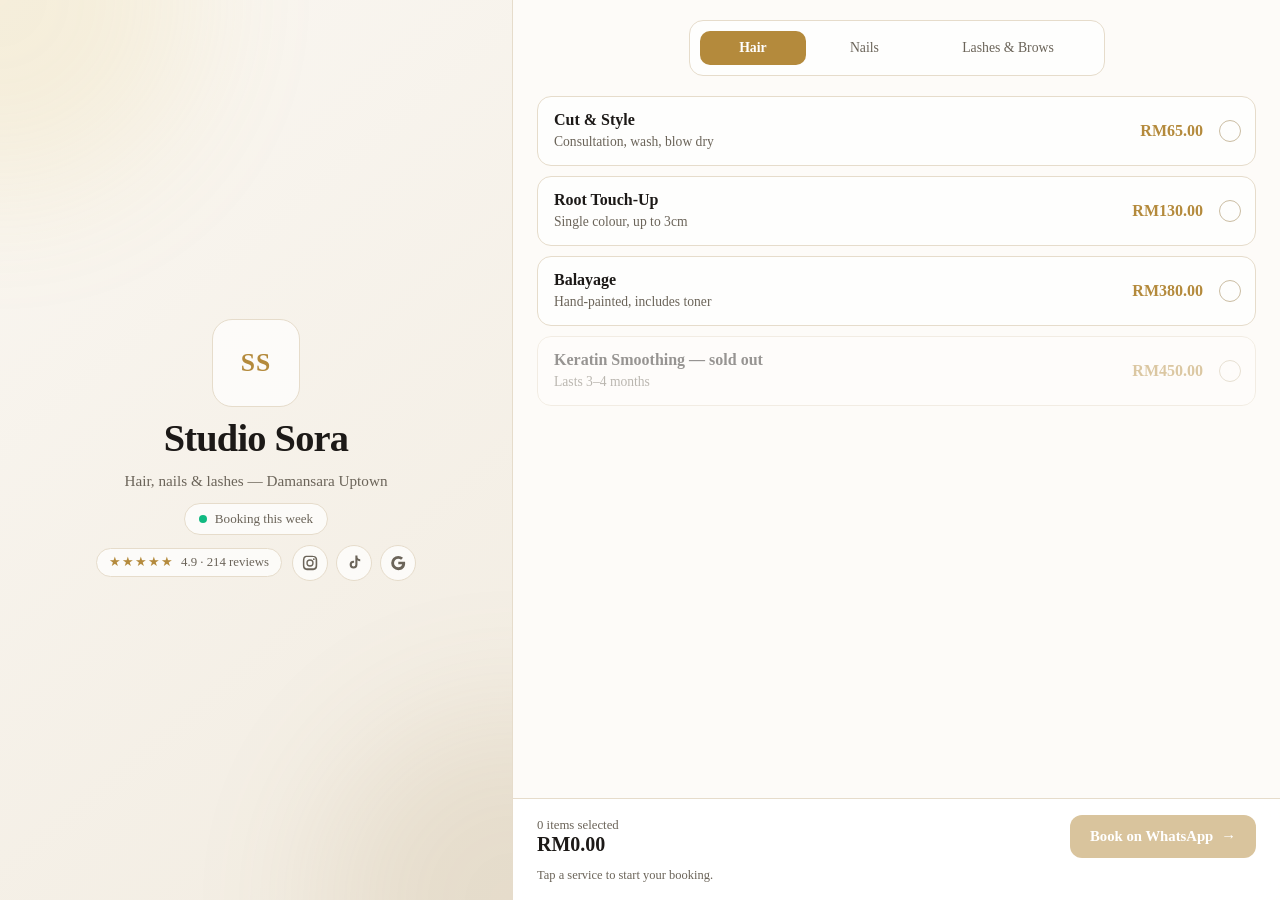
<file: index.html>
<!DOCTYPE html>
<html lang="en">
<head>
    <meta charset="UTF-8">
    <meta name="viewport" content="width=device-width, initial-scale=1.0, viewport-fit=cover">
    <title>Digital Storefront</title>
    <meta name="description" content="" data-meta-description>
    <meta name="theme-color" content="#0a0a0f">
    <meta name="apple-mobile-web-app-capable" content="yes">
    <meta name="apple-mobile-web-app-status-bar-style" content="black-translucent">
    <meta name="mobile-web-app-capable" content="yes">

    <meta property="og:type" content="website">
    <meta property="og:title" content="" data-meta-title>
    <meta property="og:description" content="" data-meta-description>
    <meta property="og:image" content="" data-meta-image>
    <meta name="twitter:card" content="summary_large_image">
    <meta name="twitter:title" content="" data-meta-title>
    <meta name="twitter:description" content="" data-meta-description>
    <meta name="twitter:image" content="" data-meta-image>

    <link rel="icon" href="favicon.svg" type="image/svg+xml">
    <link rel="apple-touch-icon" href="favicon.svg">
    <link rel="stylesheet" href="themes.css">
    <link rel="stylesheet" href="app.css">
</head>
<body>
    <main class="app">
        <!-- Branding -->
        <header class="hero">
            <div class="hero__glow" aria-hidden="true"></div>
            <div class="hero__inner">
                <div class="hero__logo" id="logo"></div>
                <h1 class="hero__name" id="business-name"></h1>
                <p class="hero__tagline" id="tagline"></p>
                <div class="badge" id="status-badge">
                    <span class="badge__dot" aria-hidden="true"></span>
                    <span id="status-text"></span>
                </div>
                <div class="hero__meta">
                    <a class="rating" id="rating-link" href="reviews.html" hidden></a>
                    <div class="socials" id="socials" aria-label="Social links" hidden></div>
                </div>
            </div>
        </header>

        <!-- Catalogue -->
        <section class="panel" aria-label="Menu">
            <div class="tabs" id="tabs" role="tablist" aria-label="Categories"></div>
            <div class="catalogue" id="catalogue"></div>

            <!-- Checkout -->
            <div class="checkout">
                <div class="checkout__inner">
                    <div class="basket" id="basket" hidden>
                        <button type="button" class="basket__toggle" id="basket-toggle"
                                aria-expanded="false" aria-controls="basket-lines">
                            <span id="basket-label"></span>
                            <span aria-hidden="true">View</span>
                        </button>
                        <div class="basket__lines" id="basket-lines" hidden></div>
                    </div>

                    <div class="checkout__row">
                        <div class="summary">
                            <div class="summary__count" id="count" aria-live="polite"></div>
                            <div class="summary__total" id="total"></div>
                        </div>
                        <button type="button" class="cta" id="cta" disabled>
                            Order on WhatsApp
                            <span aria-hidden="true">&rarr;</span>
                        </button>
                    </div>

                    <p class="hint" id="hint" aria-live="polite"></p>
                </div>
            </div>
        </section>
    </main>

    <script src="presets.js"></script>
    <script src="config.js"></script>
    <script src="shared.js"></script>
    <script src="app.js"></script>
</body>
</html>
</file>
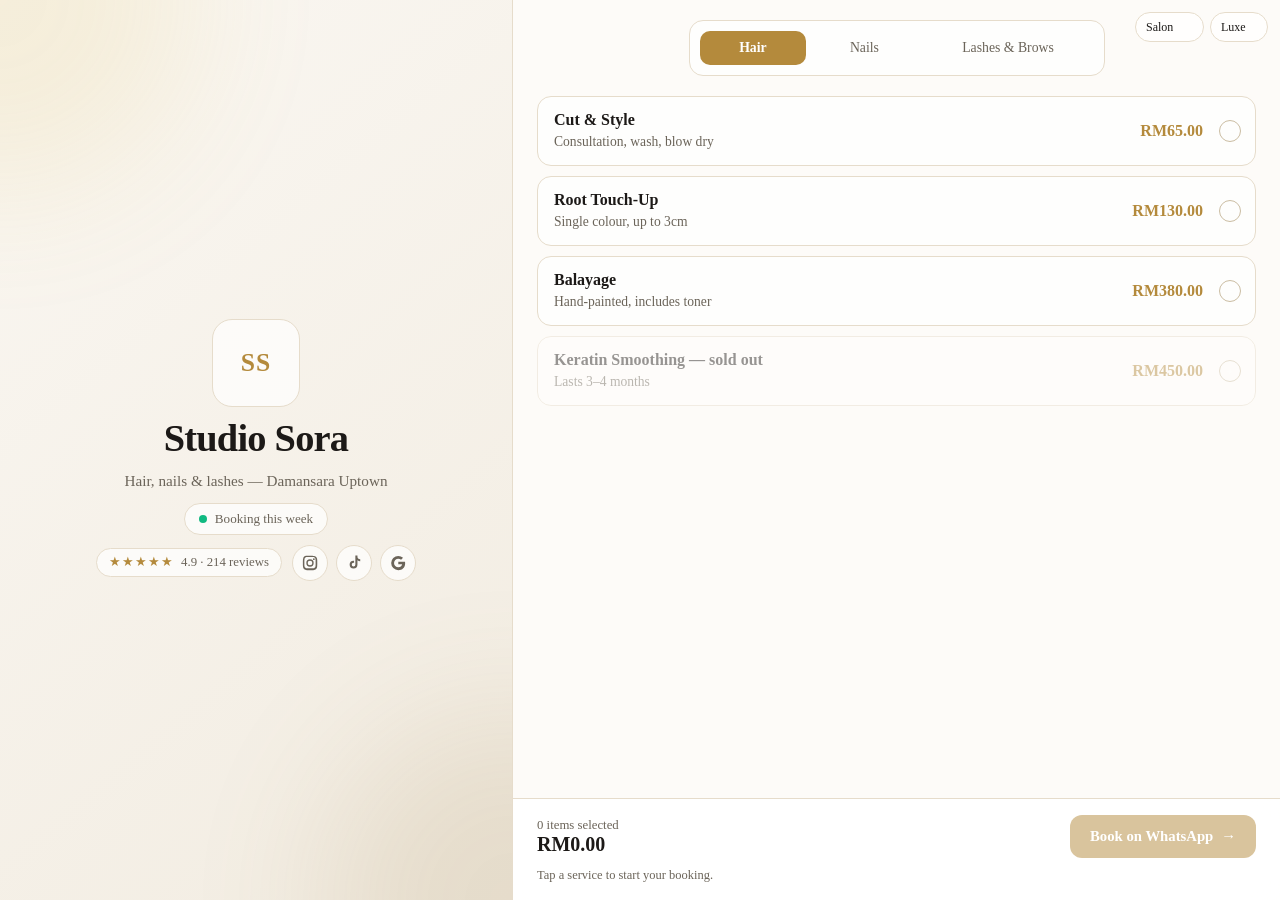
<file: preview/index.html>
<!DOCTYPE html>
<html lang="en">
<head>
    <meta charset="UTF-8">
    <meta name="viewport" content="width=device-width, initial-scale=1.0, viewport-fit=cover">
    <title>Digital Storefront</title>
    <meta name="description" content="" data-meta-description>
    <meta name="theme-color" content="#0a0a0f">
    <meta name="apple-mobile-web-app-capable" content="yes">
    <meta name="apple-mobile-web-app-status-bar-style" content="black-translucent">
    <meta name="mobile-web-app-capable" content="yes">

    <meta property="og:type" content="website">
    <meta property="og:title" content="" data-meta-title>
    <meta property="og:description" content="" data-meta-description>
    <meta property="og:image" content="" data-meta-image>
    <meta name="twitter:card" content="summary_large_image">
    <meta name="twitter:title" content="" data-meta-title>
    <meta name="twitter:description" content="" data-meta-description>
    <meta name="twitter:image" content="" data-meta-image>

    <link rel="icon" href="[data-uri]" type="image/svg+xml">
    <link rel="apple-touch-icon" href="[data-uri]">
    <style>
/* Theme tokens: add a new client look by adding one [data-theme] block. */
:root[data-theme="cyber"] {
  color-scheme: dark;
  --bg: #0a0a0f;
  --hero-from: #12121a;
  --hero-to: #08080c;
  --panel: rgba(24, 24, 32, 0.4);
  --surface: rgba(24, 24, 32, 0.6);
  --surface-hover: rgba(39, 39, 48, 0.75);
  --bar: rgba(9, 9, 13, 0.85);
  --border: #27272f;
  --border-strong: #3f3f4a;
  --text: #f4f4f5;
  --text-muted: #a1a1aa;
  --accent: #38bdf8;
  --accent-hover: #7dd3fc;
  --accent-text: #04121c;
  --accent-soft: rgba(56, 189, 248, 0.12);
  --glow-a: #38bdf8;
  --glow-b: #a855f7;
  --radius: 16px;
  --font: "Inter", ui-sans-serif, system-ui, -apple-system, "Segoe UI", sans-serif;
}

:root[data-theme="luxe"] {
  color-scheme: light;
  --bg: #faf7f2;
  --hero-from: #faf7f2;
  --hero-to: #f2ece1;
  --panel: rgba(255, 255, 255, 0.45);
  --surface: rgba(255, 255, 255, 0.72);
  --surface-hover: #ffffff;
  --bar: rgba(255, 255, 255, 0.88);
  --border: #e6dccb;
  --border-strong: #cbbda3;
  --text: #1c1917;
  --text-muted: #6b6459;
  --accent: #b48a3c;
  --accent-hover: #9c742c;
  --accent-text: #ffffff;
  --accent-soft: rgba(180, 138, 60, 0.12);
  --glow-a: #d4af37;
  --glow-b: #8c6b2f;
  --radius: 14px;
  --font: "Cormorant Garamond", "Times New Roman", Georgia, serif;
}

:root[data-theme="artisan"] {
  color-scheme: light;
  --bg: #f5f0e1;
  --hero-from: #f7f2e4;
  --hero-to: #ebe5d5;
  --panel: rgba(255, 255, 255, 0.42);
  --surface: rgba(255, 255, 255, 0.7);
  --surface-hover: #ffffff;
  --bar: rgba(255, 255, 255, 0.9);
  --border: #e3d9c2;
  --border-strong: #c9b894;
  --text: #1f1b16;
  --text-muted: #6a6152;
  --accent: #c2410c;
  --accent-hover: #9a3412;
  --accent-text: #ffffff;
  --accent-soft: rgba(194, 65, 12, 0.1);
  --glow-a: #f97316;
  --glow-b: #e11d48;
  --radius: 18px;
  --font: "Inter", ui-sans-serif, system-ui, -apple-system, "Segoe UI", sans-serif;
}

*,
*::before,
*::after {
  box-sizing: border-box;
}

[hidden] {
  display: none !important;
}

html,
body {
  margin: 0;
  height: 100%;
}

body {
  font-family: var(--font);
  background: var(--bg);
  color: var(--text);
  -webkit-font-smoothing: antialiased;
  -webkit-tap-highlight-color: transparent;
}

.app {
  display: flex;
  flex-direction: column;
  height: 100vh;
  height: 100dvh;
  overflow: hidden;
}

/* ---------- Hero ---------- */
.hero {
  position: relative;
  flex: 0 0 auto;
  display: flex;
  flex-direction: column;
  align-items: center;
  justify-content: center;
  gap: 12px;
  padding: 20px 20px 18px;
  text-align: center;
  background: linear-gradient(140deg, var(--hero-from), var(--hero-to));
  overflow: hidden;
}

.hero__glow {
  position: absolute;
  inset: 0;
  opacity: 0.12;
  pointer-events: none;
}

.hero__glow::before,
.hero__glow::after {
  content: "";
  position: absolute;
  width: 24rem;
  height: 24rem;
  border-radius: 9999px;
  filter: blur(72px);
}

.hero__glow::before {
  top: 0;
  left: 0;
  background: var(--glow-a);
  transform: translate(-50%, -50%);
}

.hero__glow::after {
  right: 0;
  bottom: 0;
  background: var(--glow-b);
  transform: translate(50%, 50%);
}

.hero__inner {
  position: relative;
  z-index: 1;
  display: flex;
  flex-direction: column;
  align-items: center;
  gap: 10px;
  max-width: 34rem;
  min-width: 0;
}

.hero__logo {
  display: grid;
  place-items: center;
  width: 56px;
  height: 56px;
  border-radius: 14px;
  border: 1px solid var(--border);
  background: var(--surface);
  font-size: 1.1rem;
  font-weight: 700;
  letter-spacing: 0.04em;
  color: var(--accent);
  overflow: hidden;
}

.hero__logo img {
  width: 100%;
  height: 100%;
  object-fit: cover;
}

.hero__name {
  margin: 0;
  font-size: clamp(1.4rem, 5vw, 2.4rem);
  line-height: 1.1;
  font-weight: 700;
  letter-spacing: -0.02em;
  overflow-wrap: anywhere;
}

.hero__tagline {
  margin: 0;
  font-size: 0.95rem;
  line-height: 1.5;
  color: var(--text-muted);
  overflow-wrap: anywhere;
}

.badge {
  display: inline-flex;
  align-items: center;
  gap: 8px;
  padding: 7px 14px;
  border-radius: 9999px;
  border: 1px solid var(--border);
  background: var(--surface);
  font-size: 0.82rem;
  color: var(--text-muted);
}

.badge__dot {
  width: 8px;
  height: 8px;
  border-radius: 9999px;
  background: #10b981;
}

.badge[data-tone="closed"] .badge__dot {
  background: #ef4444;
}

/* ---------- Catalogue panel ---------- */
.panel {
  display: flex;
  flex: 1;
  flex-direction: column;
  min-height: 0;
  background: var(--panel);
  border-top: 1px solid var(--border);
}

.tabs {
  display: flex;
  gap: 4px;
  padding: 10px;
  margin: 12px auto 0;
  width: min(100%, 26rem);
  border: 1px solid var(--border);
  border-radius: 14px;
  background: var(--surface);
  overflow-x: auto;
  scrollbar-width: none;
}

.tabs::-webkit-scrollbar {
  display: none;
}

.tab {
  flex: 1 0 auto;
  padding: 9px 14px;
  border: 0;
  border-radius: 10px;
  background: transparent;
  color: var(--text-muted);
  font: inherit;
  font-size: 0.86rem;
  font-weight: 500;
  cursor: pointer;
  transition: background 0.18s ease, color 0.18s ease;
}

.tab[aria-selected="true"] {
  background: var(--accent);
  color: var(--accent-text);
  font-weight: 700;
}

.catalogue {
  flex: 1;
  min-height: 0;
  padding: 14px 16px 18px;
  overflow-y: auto;
  overscroll-behavior: contain;
  -webkit-overflow-scrolling: touch;
}

.card-list {
  display: grid;
  gap: 10px;
  max-width: 46rem;
  margin: 0 auto;
}

.card {
  display: flex;
  align-items: center;
  border: 1px solid var(--border);
  border-radius: var(--radius);
  background: var(--surface);
  user-select: none;
  transition: border-color 0.18s ease, background 0.18s ease, transform 0.12s ease;
}

.card:hover:not([data-sold-out]) {
  border-color: var(--border-strong);
  background: var(--surface-hover);
}

.card:has(.card__main:active) {
  transform: scale(0.985);
}

.card[data-selected="true"] {
  border-color: var(--accent);
  background: var(--accent-soft);
}

.card[data-sold-out] {
  opacity: 0.45;
}

/* The card's own hit area — the stepper is a sibling, never nested inside it. */
.card__main {
  display: flex;
  flex: 1;
  align-items: center;
  gap: 14px;
  min-width: 0;
  padding: 14px 16px;
  border: 0;
  border-radius: inherit;
  background: transparent;
  color: inherit;
  font: inherit;
  text-align: left;
  cursor: pointer;
}

.card__main[disabled] {
  cursor: not-allowed;
}

.card__aside {
  display: flex;
  align-items: center;
  padding-right: 14px;
}

.card__body {
  flex: 1;
  min-width: 0;
}

.card__name {
  margin: 0;
  font-size: 1rem;
  font-weight: 600;
  overflow-wrap: anywhere;
}

.card[data-selected="true"] .card__name {
  color: var(--accent);
}

.card__desc {
  margin: 3px 0 0;
  font-size: 0.85rem;
  line-height: 1.4;
  color: var(--text-muted);
  overflow-wrap: anywhere;
}

.card__price {
  font-size: 1rem;
  font-weight: 700;
  color: var(--accent);
  white-space: nowrap;
}

.card__check {
  display: grid;
  place-items: center;
  width: 22px;
  height: 22px;
  border-radius: 9999px;
  border: 1px solid var(--border-strong);
  color: var(--accent-text);
  font-size: 0.7rem;
}

.card[data-selected="true"] .card__check {
  background: var(--accent);
  border-color: var(--accent);
}

/* Quantity stepper */
.stepper {
  display: flex;
  align-items: center;
  gap: 2px;
  padding: 2px;
  border: 1px solid var(--border);
  border-radius: 9999px;
  background: var(--bg);
}

.stepper__btn {
  display: grid;
  place-items: center;
  width: 28px;
  height: 28px;
  border: 0;
  border-radius: 9999px;
  background: transparent;
  color: var(--text);
  font: inherit;
  font-size: 1rem;
  line-height: 1;
  cursor: pointer;
}

.stepper__btn:hover {
  background: var(--accent-soft);
  color: var(--accent);
}

.stepper__qty {
  min-width: 20px;
  text-align: center;
  font-size: 0.88rem;
  font-weight: 700;
  font-variant-numeric: tabular-nums;
}

.empty {
  padding: 28px 10px;
  text-align: center;
  color: var(--text-muted);
  font-size: 0.9rem;
}

/* ---------- Checkout bar ---------- */
.checkout {
  flex: 0 0 auto;
  border-top: 1px solid var(--border);
  background: var(--bar);
  backdrop-filter: blur(12px);
  padding: 12px 16px calc(12px + env(safe-area-inset-bottom));
}

.checkout__inner {
  display: flex;
  flex-direction: column;
  gap: 10px;
  max-width: 46rem;
  margin: 0 auto;
}

.basket {
  border: 1px solid var(--border);
  border-radius: 12px;
  background: var(--surface);
  overflow: hidden;
}

.basket__toggle {
  display: flex;
  align-items: center;
  justify-content: space-between;
  gap: 10px;
  width: 100%;
  padding: 10px 12px;
  border: 0;
  background: transparent;
  color: inherit;
  font: inherit;
  font-size: 0.85rem;
  cursor: pointer;
}

.basket__lines {
  display: grid;
  gap: 6px;
  max-height: 26vh;
  overflow-y: auto;
  overscroll-behavior: contain;
  padding: 0 12px 12px;
  font-size: 0.85rem;
  color: var(--text-muted);
}

.basket__line {
  display: flex;
  justify-content: space-between;
  gap: 12px;
}

.basket__line--fee {
  font-style: italic;
}

.checkout__row {
  display: flex;
  align-items: center;
  justify-content: space-between;
  gap: 12px;
}

.summary {
  min-width: 0;
}

.summary__count {
  font-size: 0.8rem;
  color: var(--text-muted);
}

.summary__total {
  font-size: 1.25rem;
  font-weight: 700;
  font-variant-numeric: tabular-nums;
}

.cta {
  display: inline-flex;
  align-items: center;
  gap: 8px;
  padding: 13px 20px;
  border: 0;
  border-radius: 12px;
  background: var(--accent);
  color: var(--accent-text);
  font: inherit;
  font-size: 0.92rem;
  font-weight: 700;
  cursor: pointer;
  transition: background 0.18s ease, transform 0.12s ease;
}

.cta:hover:not([disabled]) {
  background: var(--accent-hover);
}

.cta:active:not([disabled]) {
  transform: scale(0.97);
}

.cta[disabled] {
  opacity: 0.5;
  cursor: not-allowed;
}

.hint {
  margin: 0;
  font-size: 0.78rem;
  color: var(--text-muted);
  min-height: 1rem;
}

.pop {
  animation: pop 0.25s ease;
}

@keyframes pop {
  0% { transform: scale(1); }
  45% { transform: scale(1.12); }
  100% { transform: scale(1); }
}

:focus-visible {
  outline: 2px solid var(--accent);
  outline-offset: 2px;
}

@media (prefers-reduced-motion: reduce) {
  *,
  *::before,
  *::after {
    animation-duration: 0.001ms !important;
    transition-duration: 0.001ms !important;
  }
}

/* ---------- Hero extras: rating pill + socials ---------- */
.hero__meta {
  display: flex;
  flex-wrap: wrap;
  align-items: center;
  justify-content: center;
  gap: 10px;
}

.rating {
  display: inline-flex;
  align-items: center;
  gap: 8px;
  padding: 6px 12px;
  border-radius: 9999px;
  border: 1px solid var(--border);
  background: var(--surface);
  color: var(--text-muted);
  font-size: 0.8rem;
  text-decoration: none;
}

.rating:hover {
  border-color: var(--accent);
  color: var(--text);
}

.rating__value {
  font-variant-numeric: tabular-nums;
}

.stars {
  display: inline-flex;
  gap: 1px;
  font-size: 0.8rem;
  line-height: 1;
}

.stars__star {
  color: var(--border-strong);
}

.stars__star[data-on="true"] {
  color: var(--accent);
}

.socials {
  display: flex;
  flex-wrap: wrap;
  align-items: center;
  justify-content: center;
  gap: 8px;
}

.social {
  display: inline-flex;
  align-items: center;
  gap: 8px;
  padding: 8px;
  border-radius: 9999px;
  border: 1px solid var(--border);
  background: var(--surface);
  color: var(--text-muted);
  text-decoration: none;
  transition: color 0.18s ease, border-color 0.18s ease;
}

.social:hover {
  border-color: var(--accent);
  color: var(--accent);
}

.social svg {
  width: 18px;
  height: 18px;
  fill: currentColor;
}

.socials--labelled .social {
  padding: 8px 14px;
  border-radius: 9999px;
  font-size: 0.82rem;
}

/* ---------- Reviews page ---------- */
.hero--compact {
  padding: 18px 20px;
}

.back {
  align-self: flex-start;
  font-size: 0.82rem;
  color: var(--text-muted);
  text-decoration: none;
}

.back:hover {
  color: var(--accent);
}

.reviews {
  display: flex;
  flex: 1;
  flex-direction: column;
  min-height: 0;
  padding: 16px;
}

.reviews__head {
  flex: 0 0 auto;
  max-width: 46rem;
  width: 100%;
  margin: 0 auto 14px;
}

.reviews__headline {
  margin: 0;
  font-size: clamp(1.2rem, 3.5vw, 1.6rem);
  letter-spacing: -0.01em;
}

.reviews__intro {
  margin: 6px 0 0;
  font-size: 0.88rem;
  color: var(--text-muted);
}

.score {
  display: flex;
  align-items: center;
  gap: 12px;
  margin-top: 14px;
  padding: 12px 16px;
  border: 1px solid var(--border);
  border-radius: var(--radius);
  background: var(--surface);
}

.score__value {
  font-size: 2rem;
  font-weight: 700;
  line-height: 1;
  color: var(--accent);
  font-variant-numeric: tabular-nums;
}

.score__meta {
  display: grid;
  gap: 4px;
}

.score__count {
  font-size: 0.8rem;
  color: var(--text-muted);
}

.reviews__list {
  display: grid;
  gap: 10px;
  flex: 1;
  min-height: 0;
  align-content: start;
  max-width: 46rem;
  width: 100%;
  margin: 0 auto;
  padding-right: 2px;
  overflow-y: auto;
  overscroll-behavior: contain;
  -webkit-overflow-scrolling: touch;
}

.review {
  padding: 14px 16px;
  border: 1px solid var(--border);
  border-radius: var(--radius);
  background: var(--surface);
}

.review__head {
  display: flex;
  align-items: center;
  gap: 12px;
}

.review__avatar {
  display: grid;
  place-items: center;
  width: 38px;
  height: 38px;
  flex: 0 0 auto;
  border-radius: 9999px;
  border: 1px solid var(--border);
  background: var(--accent-soft);
  color: var(--accent);
  font-size: 0.8rem;
  font-weight: 700;
}

.review__who {
  flex: 1;
  min-width: 0;
}

.review__name {
  margin: 0;
  font-size: 0.95rem;
  font-weight: 600;
}

.review__meta,
.review__source {
  margin: 2px 0 0;
  font-size: 0.78rem;
  color: var(--text-muted);
}

.review__text {
  margin: 10px 0 0;
  font-size: 0.9rem;
  line-height: 1.55;
}

.reviews__foot {
  display: flex;
  flex-wrap: wrap;
  align-items: center;
  justify-content: space-between;
  gap: 12px;
  flex: 0 0 auto;
  max-width: 46rem;
  width: 100%;
  margin: 14px auto 0;
  padding-bottom: env(safe-area-inset-bottom);
}

.cta--link {
  text-decoration: none;
}

/* ---------- Desktop split layout ---------- */
@media (min-width: 768px) {
  .app {
    flex-direction: row;
  }

  .hero {
    flex: 0 0 40%;
    padding: 40px;
    gap: 16px;
  }

  .reviews {
    padding: 24px;
  }

  .hero__logo {
    width: 88px;
    height: 88px;
    border-radius: 20px;
    font-size: 1.6rem;
  }

  .panel {
    flex: 1;
    border-top: 0;
    border-left: 1px solid var(--border);
  }

  .tabs {
    margin-top: 20px;
  }

  .catalogue {
    padding: 20px 24px 24px;
  }

  .checkout {
    padding: 16px 24px;
  }
}

    </style>
</head>
<body>
    <main class="app">
        <!-- Branding -->
        <header class="hero">
            <div class="hero__glow" aria-hidden="true"></div>
            <div class="hero__inner">
                <div class="hero__logo" id="logo"></div>
                <h1 class="hero__name" id="business-name"></h1>
                <p class="hero__tagline" id="tagline"></p>
                <div class="badge" id="status-badge">
                    <span class="badge__dot" aria-hidden="true"></span>
                    <span id="status-text"></span>
                </div>
                <div class="hero__meta">
                    <a class="rating" id="rating-link" href="reviews.html" hidden></a>
                    <div class="socials" id="socials" aria-label="Social links" hidden></div>
                </div>
            </div>
        </header>

        <!-- Catalogue -->
        <section class="panel" aria-label="Menu">
            <div class="tabs" id="tabs" role="tablist" aria-label="Categories"></div>
            <div class="catalogue" id="catalogue"></div>

            <!-- Checkout -->
            <div class="checkout">
                <div class="checkout__inner">
                    <div class="basket" id="basket" hidden>
                        <button type="button" class="basket__toggle" id="basket-toggle"
                                aria-expanded="false" aria-controls="basket-lines">
                            <span id="basket-label"></span>
                            <span aria-hidden="true">View</span>
                        </button>
                        <div class="basket__lines" id="basket-lines" hidden></div>
                    </div>

                    <div class="checkout__row">
                        <div class="summary">
                            <div class="summary__count" id="count" aria-live="polite"></div>
                            <div class="summary__total" id="total"></div>
                        </div>
                        <button type="button" class="cta" id="cta" disabled>
                            Order on WhatsApp
                            <span aria-hidden="true">&rarr;</span>
                        </button>
                    </div>

                    <p class="hint" id="hint" aria-live="polite"></p>
                </div>
            </div>
        </section>
    </main>

    <style>
        .picker {
            position: fixed; z-index: 50; top: 12px; right: 12px; display: flex; gap: 6px;
            font: inherit;
        }
        .picker select {
            appearance: none; padding: 7px 10px; border-radius: 9999px; cursor: pointer;
            border: 1px solid var(--border); background: var(--surface); color: var(--text);
            font-size: 0.75rem; font-family: inherit;
        }
        @media (max-width: 720px) { .picker { top: 8px; right: 8px; } }
    </style>
    <div class="picker">
        <select id="pick-preset" aria-label="Example client"></select>
        <select id="pick-theme" aria-label="Theme"></select>
    </div>


    <script src="presets.js"></script>
    <script src="config.js"></script>
    <script>
    /* ---- shared.js ---- */
/*
 * Shared by the storefront and the reviews page: branding, socials, ratings,
 * formatting. No business data lives in this file.
 */
const params = new URLSearchParams(location.search);

/* Keep ?theme= / ?preset= when moving between pages so previews stay consistent. */
function withParams(href) {
  const query = params.toString();
  return query ? `${href}?${query}` : href;
}

function money(amount) {
  const { symbol, locale, decimals } = CONFIG.currency;
  return `${symbol}${amount.toLocaleString(locale, {
    minimumFractionDigits: decimals,
    maximumFractionDigits: decimals,
  })}`;
}

function initials(name) {
  return name
    .split(/\s+/)
    .filter(Boolean)
    .slice(0, 2)
    .map((word) => word[0].toUpperCase())
    .join("");
}

function resolveTheme() {
  const requested = params.get("theme");
  const themes = ["cyber", "luxe", "artisan"];
  return themes.includes(requested) ? requested : CONFIG.theme;
}

/* ---------- social icons ---------- */

/* Simple monochrome glyphs so no icon font or CDN is needed. */
const SOCIAL_PATHS = {
  instagram:
    "M12 2.2c-2.7 0-3 0-4.1.1-1 0-1.7.2-2.3.4-.6.3-1.1.6-1.6 1.1S3.2 4.9 3 5.5c-.2.6-.4 1.3-.4 2.3C2.5 9 2.5 9.3 2.5 12s0 3 .1 4.1c0 1 .2 1.7.4 2.3.3.6.6 1.1 1.1 1.6s1 .8 1.6 1.1c.6.2 1.3.4 2.3.4 1.1.1 1.4.1 4.1.1s3 0 4.1-.1c1 0 1.7-.2 2.3-.4.6-.3 1.1-.6 1.6-1.1s.8-1 1.1-1.6c.2-.6.4-1.3.4-2.3.1-1.1.1-1.4.1-4.1s0-3-.1-4.1c0-1-.2-1.7-.4-2.3-.3-.6-.6-1.1-1.1-1.6s-1-.8-1.6-1.1c-.6-.2-1.3-.4-2.3-.4C15 2.2 14.7 2.2 12 2.2zm0 1.8c2.7 0 2.9 0 4 .1.8 0 1.2.2 1.5.3.4.1.7.3 1 .6.3.3.5.6.6 1 .1.3.3.7.3 1.5.1 1.1.1 1.3.1 4s0 2.9-.1 4c0 .8-.2 1.2-.3 1.5-.1.4-.3.7-.6 1-.3.3-.6.5-1 .6-.3.1-.7.3-1.5.3-1.1.1-1.3.1-4 .1s-2.9 0-4-.1c-.8 0-1.2-.2-1.5-.3-.4-.1-.7-.3-1-.6-.3-.3-.5-.6-.6-1-.1-.3-.3-.7-.3-1.5-.1-1.1-.1-1.3-.1-4s0-2.9.1-4c0-.8.2-1.2.3-1.5.1-.4.3-.7.6-1 .3-.3.6-.5 1-.6.3-.1.7-.3 1.5-.3 1.1-.1 1.3-.1 4-.1zm0 3.1a4.9 4.9 0 100 9.8 4.9 4.9 0 000-9.8zm0 8a3.1 3.1 0 110-6.2 3.1 3.1 0 010 6.2zm6.3-8.2a1.15 1.15 0 11-2.3 0 1.15 1.15 0 012.3 0z",
  facebook:
    "M13.5 21v-8h2.7l.4-3.1h-3.1V7.9c0-.9.3-1.5 1.6-1.5h1.6V3.6c-.3 0-1.3-.1-2.4-.1-2.4 0-4 1.5-4 4.1v2.3H7.6V13h2.7v8h3.2z",
  tiktok:
    "M16.6 2h-2.8v12.2a2.4 2.4 0 11-2.4-2.4c.3 0 .5 0 .7.1V9c-.2 0-.5-.1-.7-.1a5.2 5.2 0 105.2 5.2V8.4c1 .8 2.3 1.3 3.7 1.3V6.9a3.7 3.7 0 01-3.7-3.7V2z",
  youtube:
    "M21.6 7.2c-.2-.9-.9-1.6-1.8-1.8C18.2 5 12 5 12 5s-6.2 0-7.8.4c-.9.2-1.6.9-1.8 1.8C2 8.8 2 12 2 12s0 3.2.4 4.8c.2.9.9 1.6 1.8 1.8C5.8 19 12 19 12 19s6.2 0 7.8-.4c.9-.2 1.6-.9 1.8-1.8.4-1.6.4-4.8.4-4.8s0-3.2-.4-4.8zM10 15.2V8.8L15.5 12 10 15.2z",
  google:
    "M21.4 10.2h-9v3.6h5.2a5.3 5.3 0 01-5.2 3.9 5.7 5.7 0 110-11.4c1.4 0 2.7.5 3.7 1.4l2.6-2.6A9.4 9.4 0 0012.4 2.5a9.5 9.5 0 100 19c5.3 0 9.1-3.7 9.1-9 0-.8-.1-1.5-.1-2.3z",
  whatsapp:
    "M12 2a9.9 9.9 0 00-8.5 15L2 22l5.1-1.4A9.9 9.9 0 1012 2zm0 1.8a8.1 8.1 0 11-4.2 15l-.3-.2-3 .8.8-2.9-.2-.3A8.1 8.1 0 0112 3.8zm-3.6 4c-.2 0-.5.1-.7.4-.3.3-.9 1-.9 2s.7 2 1 2.4c.3.4 1.8 2.9 4.5 3.9 2.2.9 2.7.7 3.2.7.5-.1 1.6-.7 1.8-1.3.2-.6.2-1.2.2-1.3-.1-.1-.3-.2-.5-.3l-1.8-.9c-.2-.1-.4-.1-.6.1l-.8 1c-.1.2-.3.2-.5.1a6.6 6.6 0 01-3.3-2.9c-.1-.2 0-.4.1-.5l.6-.7c.1-.2.2-.3.1-.5l-.8-1.8c-.2-.4-.4-.4-.5-.4h-.1z",
  website:
    "M12 2.5a9.5 9.5 0 100 19 9.5 9.5 0 000-19zm0 1.8c1.2 0 2.4 1.7 3 4.2H9c.6-2.5 1.8-4.2 3-4.2zM7.2 8.5H4.9A7.8 7.8 0 019.3 4.7 10 10 0 007.2 8.5zm-2.9 1.8h2.5a17 17 0 000 3.4H4.3a7.7 7.7 0 010-3.4zm4.3 0h6.8a15 15 0 010 3.4H8.6a15 15 0 010-3.4zm8.6 0h2.5a7.7 7.7 0 010 3.4h-2.5a17 17 0 000-3.4zm-.4-1.8a10 10 0 00-2.1-3.8 7.8 7.8 0 014.4 3.8h-2.3zM9 15.5h6c-.6 2.5-1.8 4.2-3 4.2s-2.4-1.7-3-4.2zm-1.8 0a10 10 0 002.1 3.8 7.8 7.8 0 01-4.4-3.8h2.3zm7.5 3.8a10 10 0 002.1-3.8h2.3a7.8 7.8 0 01-4.4 3.8z",
};

function socialIcon(label) {
  const key = label.toLowerCase().replace(/[^a-z]/g, "");
  const path = SOCIAL_PATHS[key] || SOCIAL_PATHS.website;
  const svg = document.createElementNS("http://www.w3.org/2000/svg", "svg");
  svg.setAttribute("viewBox", "0 0 24 24");
  svg.setAttribute("aria-hidden", "true");
  svg.setAttribute("focusable", "false");
  const shape = document.createElementNS("http://www.w3.org/2000/svg", "path");
  shape.setAttribute("d", path);
  svg.append(shape);
  return svg;
}

function renderSocials(container, options = {}) {
  if (!container) return;
  const socials = CONFIG.socials || [];
  container.hidden = socials.length === 0;
  container.replaceChildren(
    ...socials.map((social) => {
      const link = document.createElement("a");
      link.className = "social";
      link.href = social.url;
      link.target = "_blank";
      link.rel = "noopener noreferrer";
      link.setAttribute("aria-label", `${CONFIG.business.name} on ${social.label}`);
      link.append(socialIcon(social.label));
      if (options.showLabels) {
        const text = document.createElement("span");
        text.className = "social__label";
        text.textContent = social.label;
        link.append(text);
      }
      return link;
    })
  );
}

/* ---------- reviews ---------- */

function stars(rating) {
  const wrap = document.createElement("span");
  wrap.className = "stars";
  wrap.setAttribute("role", "img");
  wrap.setAttribute("aria-label", `${rating} out of 5`);
  for (let i = 1; i <= 5; i += 1) {
    const star = document.createElement("span");
    star.className = "stars__star";
    star.dataset.on = String(i <= Math.round(rating));
    star.textContent = "★";
    wrap.append(star);
  }
  return wrap;
}

/* Rating pill in the hero, linking through to the reviews page. */
function renderRatingLink(container) {
  const reviews = CONFIG.reviews;
  if (!container) return;
  if (!reviews || !reviews.rating) {
    container.hidden = true;
    return;
  }
  container.hidden = false;
  container.href = withParams("reviews.html");
  container.replaceChildren(
    stars(reviews.rating),
    Object.assign(document.createElement("span"), {
      className: "rating__value",
      textContent: reviews.count
        ? `${reviews.rating} · ${reviews.count} reviews`
        : String(reviews.rating),
    })
  );
}

/* ---------- branding ---------- */

function applyBranding() {
  const { business } = CONFIG;
  document.documentElement.dataset.theme = resolveTheme();
  document.title = business.pageTitle || business.name;

  const set = (id, text) => {
    const node = document.getElementById(id);
    if (node) node.textContent = text || "";
  };
  set("business-name", business.name);
  set("tagline", business.tagline);
  set("status-text", business.status);

  const badge = document.getElementById("status-badge");
  if (badge) {
    badge.dataset.tone = business.statusTone || "open";
    badge.hidden = !business.status;
  }

  const logo = document.getElementById("logo");
  if (logo) {
    if (business.logo) {
      const img = document.createElement("img");
      img.src = business.logo;
      img.alt = `${business.name} logo`;
      logo.replaceChildren(img);
    } else {
      logo.textContent = initials(business.name);
    }
  }

  document.querySelectorAll("[data-meta-description]").forEach((tag) => {
    tag.setAttribute("content", business.description || business.tagline);
  });
  document.querySelectorAll("[data-meta-title]").forEach((tag) => {
    tag.setAttribute("content", business.pageTitle || business.name);
  });
  if (business.shareImage) {
    document.querySelectorAll("[data-meta-image]").forEach((tag) => {
      tag.setAttribute("content", business.shareImage);
    });
  }

  document.querySelectorAll("[data-keep-params]").forEach((link) => {
    link.href = withParams(link.getAttribute("href"));
  });
}

function whatsappLink(message) {
  const phone = String(CONFIG.whatsapp.phone).replace(/\D/g, "");
  if (!phone) return "";
  return `https://wa.me/${phone}?text=${encodeURIComponent(message)}`;
}

    /* ---- app.js ---- */
/*
 * Rendering + basket state. No business data lives in this file.
 */
/* Scoped per business so previewing another preset never inherits its basket. */
const STORAGE_KEY = `vae-basket-v1:${CONFIG.business.name}`;
const basket = new Map(); // itemId -> quantity

const el = {
  socials: document.getElementById("socials"),
  rating: document.getElementById("rating-link"),
  tabs: document.getElementById("tabs"),
  catalogue: document.getElementById("catalogue"),
  basket: document.getElementById("basket"),
  basketToggle: document.getElementById("basket-toggle"),
  basketLabel: document.getElementById("basket-label"),
  basketLines: document.getElementById("basket-lines"),
  count: document.getElementById("count"),
  total: document.getElementById("total"),
  cta: document.getElementById("cta"),
  hint: document.getElementById("hint"),
};

const labels = CONFIG.labels || {};

const itemIndex = new Map();
CONFIG.categories.forEach((category) =>
  category.items.forEach((item) => itemIndex.set(item.id, { ...item, category: category.label }))
);

/* ---------- helpers ---------- */

function feeTotal() {
  return (CONFIG.fees || []).reduce((sum, fee) => sum + fee.amount, 0);
}

function itemsTotal() {
  let sum = 0;
  basket.forEach((qty, id) => {
    sum += itemIndex.get(id).price * qty;
  });
  return sum;
}

function itemCount() {
  let sum = 0;
  basket.forEach((qty) => {
    sum += qty;
  });
  return sum;
}

/* ---------- rendering ---------- */

function renderTabs() {
  el.tabs.replaceChildren(
    ...CONFIG.categories.map((category, index) => {
      const tab = document.createElement("button");
      tab.type = "button";
      tab.className = "tab";
      tab.id = `tab-${category.id}`;
      tab.setAttribute("role", "tab");
      tab.textContent = category.label;
      tab.setAttribute("aria-selected", String(index === 0));
      tab.setAttribute("aria-controls", `panel-${category.id}`);
      tab.tabIndex = index === 0 ? 0 : -1;
      tab.addEventListener("click", () => selectCategory(category.id));
      return tab;
    })
  );
  el.tabs.addEventListener("keydown", onTabKeydown);
}

function card(item) {
  const selected = basket.has(item.id);
  const soldOut = item.available === false;

  const wrapper = document.createElement("div");
  wrapper.className = "card";
  wrapper.dataset.itemId = item.id;
  wrapper.dataset.selected = String(selected);
  if (soldOut) {
    wrapper.dataset.soldOut = "true";
  }

  const button = document.createElement("button");
  button.type = "button";
  button.className = "card__main";
  button.setAttribute("aria-pressed", String(selected));
  button.disabled = soldOut;

  const body = document.createElement("div");
  body.className = "card__body";
  const name = document.createElement("h3");
  name.className = "card__name";
  name.textContent = soldOut ? `${item.name} — sold out` : item.name;
  body.append(name);
  if (item.desc) {
    const desc = document.createElement("p");
    desc.className = "card__desc";
    desc.textContent = item.desc;
    body.append(desc);
  }

  const price = document.createElement("span");
  price.className = item.price ? "card__price" : "card__price card__price--quote";
  price.textContent = item.price ? money(item.price) : item.note || "On quote";

  button.append(body, price);
  button.addEventListener("click", () => toggleItem(item.id));

  const aside = document.createElement("div");
  aside.className = "card__aside";
  aside.append(selected ? stepper(item) : check());

  wrapper.append(button, aside);
  return wrapper;
}

function check() {
  const mark = document.createElement("div");
  mark.className = "card__check";
  mark.setAttribute("aria-hidden", "true");
  mark.textContent = "+";
  return mark;
}

function stepper(item) {
  const wrap = document.createElement("div");
  wrap.className = "stepper";

  const minus = document.createElement("button");
  minus.type = "button";
  minus.className = "stepper__btn";
  minus.textContent = "−";
  minus.setAttribute("aria-label", `Remove one ${item.name}`);
  minus.dataset.control = "minus";
  minus.addEventListener("click", () => changeQty(item.id, -1));

  const qty = document.createElement("span");
  qty.className = "stepper__qty";
  qty.textContent = String(basket.get(item.id));

  const plus = document.createElement("button");
  plus.type = "button";
  plus.className = "stepper__btn";
  plus.textContent = "+";
  plus.setAttribute("aria-label", `Add one ${item.name}`);
  plus.dataset.control = "plus";
  plus.addEventListener("click", () => changeQty(item.id, 1));

  wrap.append(minus, qty, plus);
  return wrap;
}

function renderCatalogue(activeId) {
  el.catalogue.replaceChildren(
    ...CONFIG.categories.map((category) => {
      const panel = document.createElement("div");
      panel.className = "card-list";
      panel.id = `panel-${category.id}`;
      panel.setAttribute("role", "tabpanel");
      panel.setAttribute("aria-labelledby", `tab-${category.id}`);
      panel.hidden = category.id !== activeId;
      if (!category.items.length) {
        const empty = document.createElement("p");
        empty.className = "empty";
        empty.textContent = "Nothing here yet — check the other categories.";
        panel.append(empty);
      } else {
        panel.append(...category.items.map(card));
      }
      return panel;
    })
  );
}

function renderBasket() {
  const count = itemCount();
  const items = itemsTotal();
  const fees = count ? feeTotal() : 0;

  el.count.textContent = count === 1 ? "1 item selected" : `${count} items selected`;
  el.total.textContent = money(items + fees);
  el.total.classList.remove("pop");
  if (count) {
    void el.total.offsetWidth;
    el.total.classList.add("pop");
  }

  el.basket.hidden = count === 0;
  el.basketLabel.textContent = count === 1 ? "1 item in basket" : `${count} items in basket`;

  const lines = [];
  basket.forEach((qty, id) => {
    const item = itemIndex.get(id);
    lines.push({
      label: `${qty}× ${item.name}`,
      value: item.price ? money(item.price * qty) : item.note || "On quote",
    });
  });
  (CONFIG.fees || []).forEach((fee) => {
    if (count) lines.push({ label: fee.label, value: money(fee.amount), fee: true });
  });

  el.basketLines.replaceChildren(
    ...lines.map((line) => {
      const row = document.createElement("div");
      row.className = line.fee ? "basket__line basket__line--fee" : "basket__line";
      const label = document.createElement("span");
      label.textContent = line.label;
      const value = document.createElement("span");
      value.textContent = line.value;
      row.append(label, value);
      return row;
    })
  );

  const belowMinimum = CONFIG.minimumOrder && items > 0 && items < CONFIG.minimumOrder;
  el.cta.disabled = count === 0 || belowMinimum;
  if (!count) {
    el.hint.textContent = labels.emptyHint || "Tap an item to start your order.";
  } else if (belowMinimum) {
    const scope = feeTotal() ? " before fees" : "";
    el.hint.textContent = `Minimum order is ${money(CONFIG.minimumOrder)}${scope} — add ${money(
      CONFIG.minimumOrder - items
    )} more.`;
  } else {
    el.hint.textContent = "";
  }
}

/* ---------- state ---------- */

function selectCategory(categoryId) {
  Array.from(el.tabs.children).forEach((tab) => {
    const active = tab.id === `tab-${categoryId}`;
    tab.setAttribute("aria-selected", String(active));
    tab.tabIndex = active ? 0 : -1;
  });
  Array.from(el.catalogue.children).forEach((panel) => {
    panel.hidden = panel.id !== `panel-${categoryId}`;
  });
  el.catalogue.scrollTop = 0;
}

function onTabKeydown(event) {
  const tabs = Array.from(el.tabs.children);
  const current = tabs.findIndex((tab) => tab.getAttribute("aria-selected") === "true");
  const offset = event.key === "ArrowRight" ? 1 : event.key === "ArrowLeft" ? -1 : 0;
  if (!offset) return;
  event.preventDefault();
  const next = tabs[(current + offset + tabs.length) % tabs.length];
  selectCategory(next.id.replace("tab-", ""));
  next.focus();
}

function activeCategoryId() {
  const active = Array.from(el.tabs.children).find(
    (tab) => tab.getAttribute("aria-selected") === "true"
  );
  return active ? active.id.replace("tab-", "") : CONFIG.categories[0].id;
}

/* Re-rendering a category drops focus, so put it back where the user left it. */
function focusTarget() {
  const focused = document.activeElement;
  const card = focused && focused.closest ? focused.closest(".card") : null;
  if (!card) return null;
  return { itemId: card.dataset.itemId, control: focused.dataset.control || "main" };
}

function restoreFocus(target) {
  if (!target) return;
  const card = el.catalogue.querySelector(`[data-item-id="${target.itemId}"]`);
  if (!card) return;
  const next =
    card.querySelector(`[data-control="${target.control}"]`) || card.querySelector(".card__main");
  if (next) next.focus();
}

function refreshCards() {
  const target = focusTarget();
  renderCatalogue(activeCategoryId());
  renderBasket();
  restoreFocus(target);
  save();
}

function toggleItem(itemId) {
  if (basket.has(itemId)) {
    basket.delete(itemId);
  } else {
    basket.set(itemId, 1);
  }
  refreshCards();
}

function changeQty(itemId, delta) {
  const next = (basket.get(itemId) || 0) + delta;
  if (next <= 0) {
    basket.delete(itemId);
  } else {
    basket.set(itemId, Math.min(next, 99));
  }
  refreshCards();
}

function save() {
  try {
    localStorage.setItem(STORAGE_KEY, JSON.stringify(Array.from(basket.entries())));
  } catch (error) {
    /* private mode — basket simply will not persist */
  }
}

function restore() {
  try {
    const stored = JSON.parse(localStorage.getItem(STORAGE_KEY) || "[]");
    stored.forEach(([id, qty]) => {
      const item = itemIndex.get(id);
      if (item && item.available !== false && Number.isFinite(qty) && qty > 0) {
        basket.set(id, Math.min(qty, 99));
      }
    });
  } catch (error) {
    /* corrupt storage — start with an empty basket */
  }
}

/* ---------- checkout ---------- */

function orderReference() {
  return Math.random().toString(36).slice(2, 6).toUpperCase();
}

function buildMessage() {
  const lines = [CONFIG.whatsapp.greeting, ""];
  basket.forEach((qty, id) => {
    const item = itemIndex.get(id);
    const value = item.price ? money(item.price * qty) : item.note || "On quote";
    lines.push(`• ${qty}× ${item.name} — ${value}`);
  });
  (CONFIG.fees || []).forEach((fee) => lines.push(`• ${fee.label} — ${money(fee.amount)}`));
  lines.push("", `Total: ${money(itemsTotal() + feeTotal())}`, `Ref: #${orderReference()}`);
  if (CONFIG.whatsapp.closing) lines.push("", CONFIG.whatsapp.closing);
  return lines.join("\n");
}

function checkout() {
  if (!basket.size) return;
  const url = whatsappLink(buildMessage());
  if (!url) {
    el.hint.textContent = "No WhatsApp number configured yet.";
    return;
  }
  window.open(url, "_blank", "noopener");
}

/* ---------- boot ---------- */

applyBranding();
el.cta.firstChild.textContent = labels.cta || "Order on WhatsApp";
renderSocials(el.socials);
renderRatingLink(el.rating);
renderTabs();
restore();
renderCatalogue(CONFIG.categories[0].id);
renderBasket();

el.cta.addEventListener("click", checkout);
el.basketToggle.addEventListener("click", () => {
  const expanded = el.basketToggle.getAttribute("aria-expanded") === "true";
  el.basketToggle.setAttribute("aria-expanded", String(!expanded));
  el.basketLines.hidden = expanded;
});

    </script>

    <script>
    (() => {
        const params = new URLSearchParams(location.search);
        const go = (key, value) => {
            params.set(key, value);
            location.search = params.toString();
        };
        const fill = (id, values, current, key) => {
            const select = document.getElementById(id);
            values.forEach((value) => {
                const option = document.createElement("option");
                option.value = value;
                option.textContent = value[0].toUpperCase() + value.slice(1);
                option.selected = value === current;
                select.append(option);
            });
            select.addEventListener("change", (event) => go(key, event.target.value));
        };
        fill("pick-preset", Object.keys(PRESETS), params.get("preset") || CLIENT, "preset");
        fill("pick-theme", ["cyber", "luxe", "artisan"], document.documentElement.dataset.theme, "theme");
    })();
    </script>
</body>
</html>
</file>
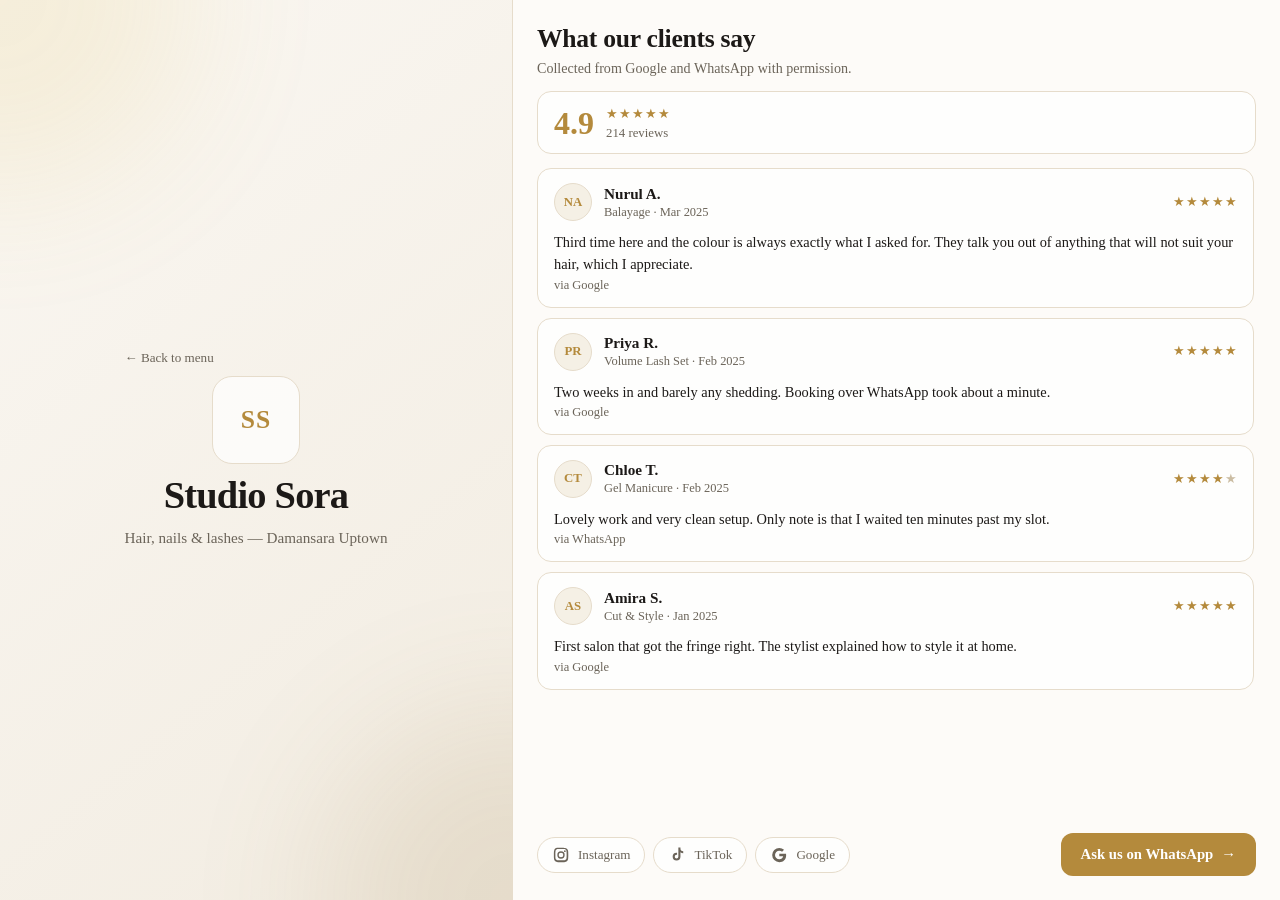
<file: reviews.html>
<!DOCTYPE html>
<html lang="en">
<head>
    <meta charset="UTF-8">
    <meta name="viewport" content="width=device-width, initial-scale=1.0, viewport-fit=cover">
    <title>Reviews</title>
    <meta name="description" content="" data-meta-description>
    <meta name="theme-color" content="#0a0a0f">
    <meta name="apple-mobile-web-app-capable" content="yes">
    <meta name="apple-mobile-web-app-status-bar-style" content="black-translucent">
    <meta name="mobile-web-app-capable" content="yes">

    <meta property="og:type" content="website">
    <meta property="og:title" content="" data-meta-title>
    <meta property="og:description" content="" data-meta-description>
    <meta property="og:image" content="" data-meta-image>
    <meta name="twitter:card" content="summary_large_image">
    <meta name="twitter:title" content="" data-meta-title>
    <meta name="twitter:description" content="" data-meta-description>
    <meta name="twitter:image" content="" data-meta-image>

    <link rel="icon" href="favicon.svg" type="image/svg+xml">
    <link rel="apple-touch-icon" href="favicon.svg">
    <link rel="stylesheet" href="themes.css">
    <link rel="stylesheet" href="app.css">
</head>
<body>
    <main class="app">
        <!-- Branding -->
        <header class="hero hero--compact">
            <div class="hero__glow" aria-hidden="true"></div>
            <div class="hero__inner">
                <a class="back" href="index.html" data-keep-params>
                    <span aria-hidden="true">&larr;</span> Back to menu
                </a>
                <div class="hero__logo" id="logo"></div>
                <h1 class="hero__name" id="business-name"></h1>
                <p class="hero__tagline" id="tagline"></p>
            </div>
        </header>

        <!-- Reviews -->
        <section class="panel" aria-labelledby="reviews-headline">
            <div class="reviews" id="reviews">
                <div class="reviews__head">
                    <h2 class="reviews__headline" id="reviews-headline"></h2>
                    <p class="reviews__intro" id="reviews-intro"></p>
                    <div class="score" id="score" hidden>
                        <span class="score__value" id="score-value"></span>
                        <div class="score__meta">
                            <div id="score-stars"></div>
                            <span class="score__count" id="score-count"></span>
                        </div>
                    </div>
                </div>

                <div class="reviews__list" id="reviews-list"></div>

                <footer class="reviews__foot">
                    <div class="socials socials--labelled" id="socials" aria-label="Social links" hidden></div>
                    <a class="cta cta--link" id="reviews-cta" href="#">
                        Message us on WhatsApp
                        <span aria-hidden="true">&rarr;</span>
                    </a>
                </footer>
            </div>
        </section>
    </main>

    <script src="presets.js"></script>
    <script src="config.js"></script>
    <script src="shared.js"></script>
    <script src="reviews.js"></script>
</body>
</html>
</file>
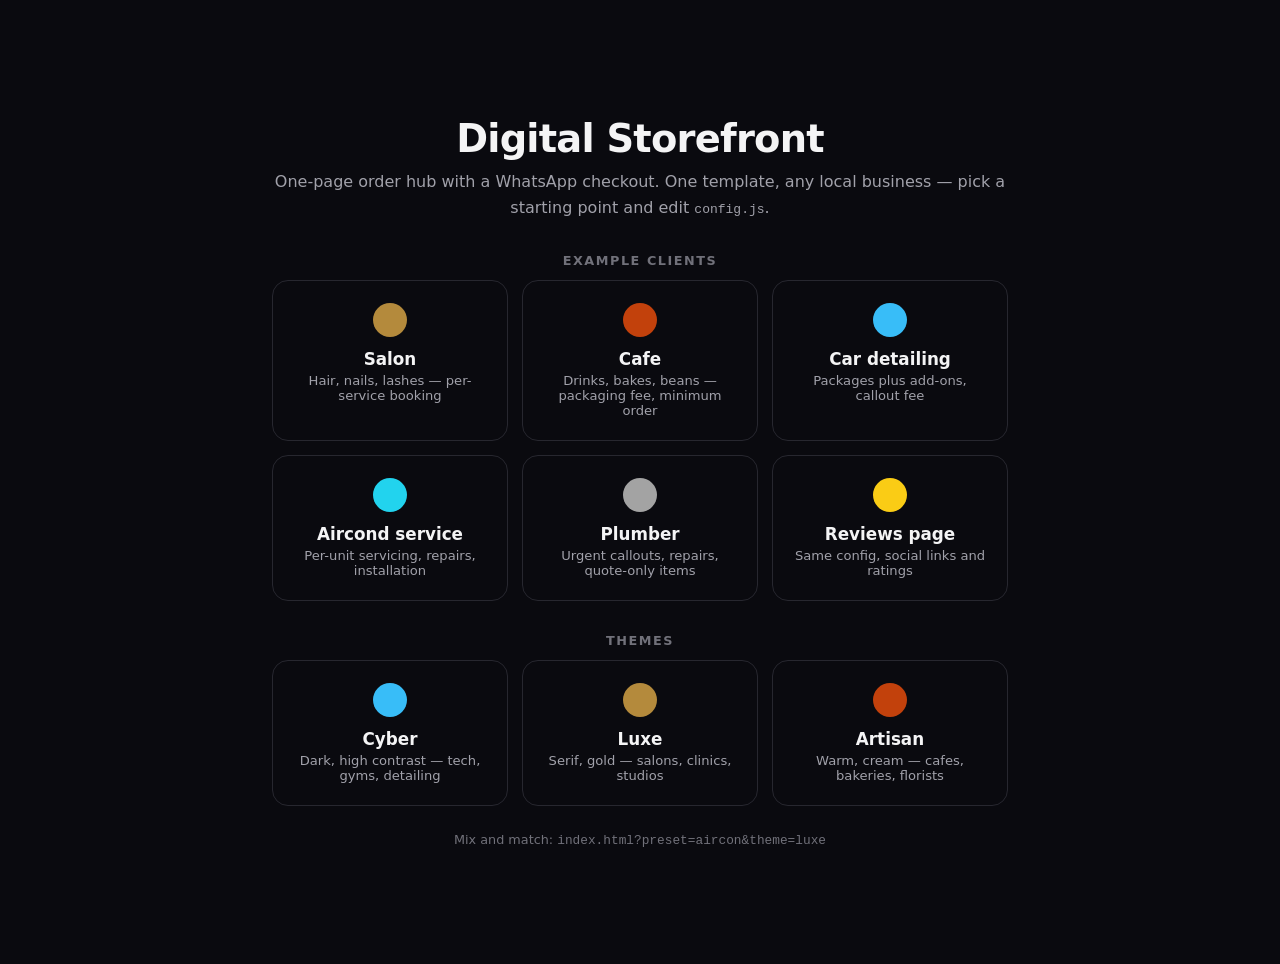
<file: showcase.html>
<!DOCTYPE html>
<html lang="en">
<head>
    <meta charset="UTF-8">
    <meta name="viewport" content="width=device-width, initial-scale=1.0">
    <title>Digital Storefront — Themes</title>
    <meta name="description" content="Three themes for the one-page WhatsApp order hub: Cyber, Luxe and Artisan.">
    <link rel="icon" href="favicon.svg" type="image/svg+xml">
    <link rel="stylesheet" href="themes.css">
    <style>
        :root { color-scheme: dark; }
        body {
            margin: 0;
            min-height: 100dvh;
            display: grid;
            place-items: center;
            padding: 32px 20px;
            background: #0a0a0f;
            color: #f4f4f5;
            font-family: "Inter", ui-sans-serif, system-ui, -apple-system, sans-serif;
        }
        .wrap { width: min(100%, 46rem); text-align: center; }
        h2 { font-size: 0.8rem; text-transform: uppercase; letter-spacing: 0.12em; color: #71717a; margin: 32px 0 12px; }
        h1 { font-size: clamp(1.6rem, 5vw, 2.4rem); margin: 0 0 8px; letter-spacing: -0.02em; }
        p.lede { margin: 0 0 28px; color: #a1a1aa; line-height: 1.6; }
        .grid { display: grid; gap: 14px; grid-template-columns: repeat(auto-fit, minmax(12rem, 1fr)); }
        a.theme {
            display: block;
            padding: 22px 18px;
            border-radius: 16px;
            border: 1px solid #27272f;
            text-decoration: none;
            color: inherit;
            transition: transform 0.15s ease, border-color 0.15s ease;
        }
        a.theme:hover { transform: translateY(-2px); border-color: #52525b; }
        a.theme span { display: block; }
        .swatch { width: 34px; height: 34px; border-radius: 9999px; margin: 0 auto 12px; }
        .name { font-weight: 700; font-size: 1.05rem; }
        .desc { font-size: 0.82rem; color: #a1a1aa; margin-top: 4px; }
        footer { margin-top: 26px; font-size: 0.8rem; color: #71717a; }
    </style>
</head>
<body>
    <div class="wrap">
        <h1>Digital Storefront</h1>
        <p class="lede">One-page order hub with a WhatsApp checkout. One template, any local business — pick a starting point and edit <code>config.js</code>.</p>

        <h2>Example clients</h2>
        <div class="grid">
            <a class="theme" href="index.html?preset=salon">
                <span class="swatch" style="background:#b48a3c"></span>
                <span class="name">Salon</span>
                <span class="desc">Hair, nails, lashes — per-service booking</span>
            </a>
            <a class="theme" href="index.html?preset=cafe">
                <span class="swatch" style="background:#c2410c"></span>
                <span class="name">Cafe</span>
                <span class="desc">Drinks, bakes, beans — packaging fee, minimum order</span>
            </a>
            <a class="theme" href="index.html?preset=detailing">
                <span class="swatch" style="background:#38bdf8"></span>
                <span class="name">Car detailing</span>
                <span class="desc">Packages plus add-ons, callout fee</span>
            </a>
            <a class="theme" href="index.html?preset=aircon">
                <span class="swatch" style="background:#22d3ee"></span>
                <span class="name">Aircond service</span>
                <span class="desc">Per-unit servicing, repairs, installation</span>
            </a>
            <a class="theme" href="index.html?preset=plumbing">
                <span class="swatch" style="background:#a3a3a3"></span>
                <span class="name">Plumber</span>
                <span class="desc">Urgent callouts, repairs, quote-only items</span>
            </a>
            <a class="theme" href="reviews.html?preset=salon">
                <span class="swatch" style="background:#facc15"></span>
                <span class="name">Reviews page</span>
                <span class="desc">Same config, social links and ratings</span>
            </a>
        </div>

        <h2>Themes</h2>
        <div class="grid">
            <a class="theme" href="index.html?theme=cyber">
                <span class="swatch" style="background:#38bdf8"></span>
                <span class="name">Cyber</span>
                <span class="desc">Dark, high contrast — tech, gyms, detailing</span>
            </a>
            <a class="theme" href="index.html?theme=luxe">
                <span class="swatch" style="background:#b48a3c"></span>
                <span class="name">Luxe</span>
                <span class="desc">Serif, gold — salons, clinics, studios</span>
            </a>
            <a class="theme" href="index.html?theme=artisan">
                <span class="swatch" style="background:#c2410c"></span>
                <span class="name">Artisan</span>
                <span class="desc">Warm, cream — cafes, bakeries, florists</span>
            </a>
        </div>
        <footer>Mix and match: <code>index.html?preset=aircon&amp;theme=luxe</code></footer>
    </div>
</body>
</html>
</file>
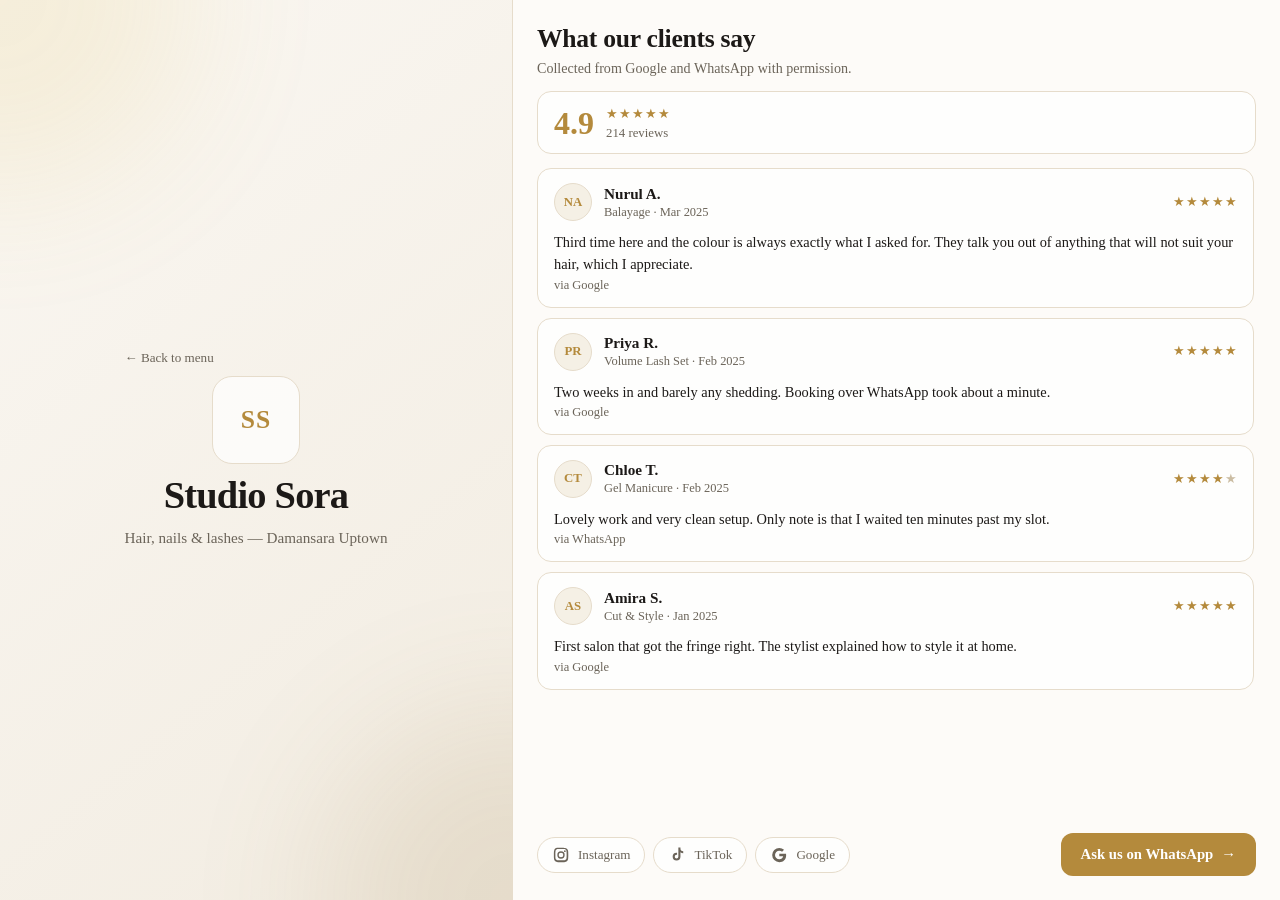
<file: preview/reviews.html>
<!DOCTYPE html>
<html lang="en">
<head>
    <meta charset="UTF-8">
    <meta name="viewport" content="width=device-width, initial-scale=1.0, viewport-fit=cover">
    <title>Reviews</title>
    <meta name="description" content="" data-meta-description>
    <meta name="theme-color" content="#0a0a0f">
    <meta name="apple-mobile-web-app-capable" content="yes">
    <meta name="apple-mobile-web-app-status-bar-style" content="black-translucent">
    <meta name="mobile-web-app-capable" content="yes">

    <meta property="og:type" content="website">
    <meta property="og:title" content="" data-meta-title>
    <meta property="og:description" content="" data-meta-description>
    <meta property="og:image" content="" data-meta-image>
    <meta name="twitter:card" content="summary_large_image">
    <meta name="twitter:title" content="" data-meta-title>
    <meta name="twitter:description" content="" data-meta-description>
    <meta name="twitter:image" content="" data-meta-image>

    <link rel="icon" href="[data-uri]" type="image/svg+xml">
    <link rel="apple-touch-icon" href="[data-uri]">
    <style>
/* Theme tokens: add a new client look by adding one [data-theme] block. */
:root[data-theme="cyber"] {
  color-scheme: dark;
  --bg: #0a0a0f;
  --hero-from: #12121a;
  --hero-to: #08080c;
  --panel: rgba(24, 24, 32, 0.4);
  --surface: rgba(24, 24, 32, 0.6);
  --surface-hover: rgba(39, 39, 48, 0.75);
  --bar: rgba(9, 9, 13, 0.85);
  --border: #27272f;
  --border-strong: #3f3f4a;
  --text: #f4f4f5;
  --text-muted: #a1a1aa;
  --accent: #38bdf8;
  --accent-hover: #7dd3fc;
  --accent-text: #04121c;
  --accent-soft: rgba(56, 189, 248, 0.12);
  --glow-a: #38bdf8;
  --glow-b: #a855f7;
  --radius: 16px;
  --font: "Inter", ui-sans-serif, system-ui, -apple-system, "Segoe UI", sans-serif;
}

:root[data-theme="luxe"] {
  color-scheme: light;
  --bg: #faf7f2;
  --hero-from: #faf7f2;
  --hero-to: #f2ece1;
  --panel: rgba(255, 255, 255, 0.45);
  --surface: rgba(255, 255, 255, 0.72);
  --surface-hover: #ffffff;
  --bar: rgba(255, 255, 255, 0.88);
  --border: #e6dccb;
  --border-strong: #cbbda3;
  --text: #1c1917;
  --text-muted: #6b6459;
  --accent: #b48a3c;
  --accent-hover: #9c742c;
  --accent-text: #ffffff;
  --accent-soft: rgba(180, 138, 60, 0.12);
  --glow-a: #d4af37;
  --glow-b: #8c6b2f;
  --radius: 14px;
  --font: "Cormorant Garamond", "Times New Roman", Georgia, serif;
}

:root[data-theme="artisan"] {
  color-scheme: light;
  --bg: #f5f0e1;
  --hero-from: #f7f2e4;
  --hero-to: #ebe5d5;
  --panel: rgba(255, 255, 255, 0.42);
  --surface: rgba(255, 255, 255, 0.7);
  --surface-hover: #ffffff;
  --bar: rgba(255, 255, 255, 0.9);
  --border: #e3d9c2;
  --border-strong: #c9b894;
  --text: #1f1b16;
  --text-muted: #6a6152;
  --accent: #c2410c;
  --accent-hover: #9a3412;
  --accent-text: #ffffff;
  --accent-soft: rgba(194, 65, 12, 0.1);
  --glow-a: #f97316;
  --glow-b: #e11d48;
  --radius: 18px;
  --font: "Inter", ui-sans-serif, system-ui, -apple-system, "Segoe UI", sans-serif;
}

*,
*::before,
*::after {
  box-sizing: border-box;
}

[hidden] {
  display: none !important;
}

html,
body {
  margin: 0;
  height: 100%;
}

body {
  font-family: var(--font);
  background: var(--bg);
  color: var(--text);
  -webkit-font-smoothing: antialiased;
  -webkit-tap-highlight-color: transparent;
}

.app {
  display: flex;
  flex-direction: column;
  height: 100vh;
  height: 100dvh;
  overflow: hidden;
}

/* ---------- Hero ---------- */
.hero {
  position: relative;
  flex: 0 0 auto;
  display: flex;
  flex-direction: column;
  align-items: center;
  justify-content: center;
  gap: 12px;
  padding: 20px 20px 18px;
  text-align: center;
  background: linear-gradient(140deg, var(--hero-from), var(--hero-to));
  overflow: hidden;
}

.hero__glow {
  position: absolute;
  inset: 0;
  opacity: 0.12;
  pointer-events: none;
}

.hero__glow::before,
.hero__glow::after {
  content: "";
  position: absolute;
  width: 24rem;
  height: 24rem;
  border-radius: 9999px;
  filter: blur(72px);
}

.hero__glow::before {
  top: 0;
  left: 0;
  background: var(--glow-a);
  transform: translate(-50%, -50%);
}

.hero__glow::after {
  right: 0;
  bottom: 0;
  background: var(--glow-b);
  transform: translate(50%, 50%);
}

.hero__inner {
  position: relative;
  z-index: 1;
  display: flex;
  flex-direction: column;
  align-items: center;
  gap: 10px;
  max-width: 34rem;
  min-width: 0;
}

.hero__logo {
  display: grid;
  place-items: center;
  width: 56px;
  height: 56px;
  border-radius: 14px;
  border: 1px solid var(--border);
  background: var(--surface);
  font-size: 1.1rem;
  font-weight: 700;
  letter-spacing: 0.04em;
  color: var(--accent);
  overflow: hidden;
}

.hero__logo img {
  width: 100%;
  height: 100%;
  object-fit: cover;
}

.hero__name {
  margin: 0;
  font-size: clamp(1.4rem, 5vw, 2.4rem);
  line-height: 1.1;
  font-weight: 700;
  letter-spacing: -0.02em;
  overflow-wrap: anywhere;
}

.hero__tagline {
  margin: 0;
  font-size: 0.95rem;
  line-height: 1.5;
  color: var(--text-muted);
  overflow-wrap: anywhere;
}

.badge {
  display: inline-flex;
  align-items: center;
  gap: 8px;
  padding: 7px 14px;
  border-radius: 9999px;
  border: 1px solid var(--border);
  background: var(--surface);
  font-size: 0.82rem;
  color: var(--text-muted);
}

.badge__dot {
  width: 8px;
  height: 8px;
  border-radius: 9999px;
  background: #10b981;
}

.badge[data-tone="closed"] .badge__dot {
  background: #ef4444;
}

/* ---------- Catalogue panel ---------- */
.panel {
  display: flex;
  flex: 1;
  flex-direction: column;
  min-height: 0;
  background: var(--panel);
  border-top: 1px solid var(--border);
}

.tabs {
  display: flex;
  gap: 4px;
  padding: 10px;
  margin: 12px auto 0;
  width: min(100%, 26rem);
  border: 1px solid var(--border);
  border-radius: 14px;
  background: var(--surface);
  overflow-x: auto;
  scrollbar-width: none;
}

.tabs::-webkit-scrollbar {
  display: none;
}

.tab {
  flex: 1 0 auto;
  padding: 9px 14px;
  border: 0;
  border-radius: 10px;
  background: transparent;
  color: var(--text-muted);
  font: inherit;
  font-size: 0.86rem;
  font-weight: 500;
  cursor: pointer;
  transition: background 0.18s ease, color 0.18s ease;
}

.tab[aria-selected="true"] {
  background: var(--accent);
  color: var(--accent-text);
  font-weight: 700;
}

.catalogue {
  flex: 1;
  min-height: 0;
  padding: 14px 16px 18px;
  overflow-y: auto;
  overscroll-behavior: contain;
  -webkit-overflow-scrolling: touch;
}

.card-list {
  display: grid;
  gap: 10px;
  max-width: 46rem;
  margin: 0 auto;
}

.card {
  display: flex;
  align-items: center;
  border: 1px solid var(--border);
  border-radius: var(--radius);
  background: var(--surface);
  user-select: none;
  transition: border-color 0.18s ease, background 0.18s ease, transform 0.12s ease;
}

.card:hover:not([data-sold-out]) {
  border-color: var(--border-strong);
  background: var(--surface-hover);
}

.card:has(.card__main:active) {
  transform: scale(0.985);
}

.card[data-selected="true"] {
  border-color: var(--accent);
  background: var(--accent-soft);
}

.card[data-sold-out] {
  opacity: 0.45;
}

/* The card's own hit area — the stepper is a sibling, never nested inside it. */
.card__main {
  display: flex;
  flex: 1;
  align-items: center;
  gap: 14px;
  min-width: 0;
  padding: 14px 16px;
  border: 0;
  border-radius: inherit;
  background: transparent;
  color: inherit;
  font: inherit;
  text-align: left;
  cursor: pointer;
}

.card__main[disabled] {
  cursor: not-allowed;
}

.card__aside {
  display: flex;
  align-items: center;
  padding-right: 14px;
}

.card__body {
  flex: 1;
  min-width: 0;
}

.card__name {
  margin: 0;
  font-size: 1rem;
  font-weight: 600;
  overflow-wrap: anywhere;
}

.card[data-selected="true"] .card__name {
  color: var(--accent);
}

.card__desc {
  margin: 3px 0 0;
  font-size: 0.85rem;
  line-height: 1.4;
  color: var(--text-muted);
  overflow-wrap: anywhere;
}

.card__price {
  font-size: 1rem;
  font-weight: 700;
  color: var(--accent);
  white-space: nowrap;
}

.card__check {
  display: grid;
  place-items: center;
  width: 22px;
  height: 22px;
  border-radius: 9999px;
  border: 1px solid var(--border-strong);
  color: var(--accent-text);
  font-size: 0.7rem;
}

.card[data-selected="true"] .card__check {
  background: var(--accent);
  border-color: var(--accent);
}

/* Quantity stepper */
.stepper {
  display: flex;
  align-items: center;
  gap: 2px;
  padding: 2px;
  border: 1px solid var(--border);
  border-radius: 9999px;
  background: var(--bg);
}

.stepper__btn {
  display: grid;
  place-items: center;
  width: 28px;
  height: 28px;
  border: 0;
  border-radius: 9999px;
  background: transparent;
  color: var(--text);
  font: inherit;
  font-size: 1rem;
  line-height: 1;
  cursor: pointer;
}

.stepper__btn:hover {
  background: var(--accent-soft);
  color: var(--accent);
}

.stepper__qty {
  min-width: 20px;
  text-align: center;
  font-size: 0.88rem;
  font-weight: 700;
  font-variant-numeric: tabular-nums;
}

.empty {
  padding: 28px 10px;
  text-align: center;
  color: var(--text-muted);
  font-size: 0.9rem;
}

/* ---------- Checkout bar ---------- */
.checkout {
  flex: 0 0 auto;
  border-top: 1px solid var(--border);
  background: var(--bar);
  backdrop-filter: blur(12px);
  padding: 12px 16px calc(12px + env(safe-area-inset-bottom));
}

.checkout__inner {
  display: flex;
  flex-direction: column;
  gap: 10px;
  max-width: 46rem;
  margin: 0 auto;
}

.basket {
  border: 1px solid var(--border);
  border-radius: 12px;
  background: var(--surface);
  overflow: hidden;
}

.basket__toggle {
  display: flex;
  align-items: center;
  justify-content: space-between;
  gap: 10px;
  width: 100%;
  padding: 10px 12px;
  border: 0;
  background: transparent;
  color: inherit;
  font: inherit;
  font-size: 0.85rem;
  cursor: pointer;
}

.basket__lines {
  display: grid;
  gap: 6px;
  max-height: 26vh;
  overflow-y: auto;
  overscroll-behavior: contain;
  padding: 0 12px 12px;
  font-size: 0.85rem;
  color: var(--text-muted);
}

.basket__line {
  display: flex;
  justify-content: space-between;
  gap: 12px;
}

.basket__line--fee {
  font-style: italic;
}

.checkout__row {
  display: flex;
  align-items: center;
  justify-content: space-between;
  gap: 12px;
}

.summary {
  min-width: 0;
}

.summary__count {
  font-size: 0.8rem;
  color: var(--text-muted);
}

.summary__total {
  font-size: 1.25rem;
  font-weight: 700;
  font-variant-numeric: tabular-nums;
}

.cta {
  display: inline-flex;
  align-items: center;
  gap: 8px;
  padding: 13px 20px;
  border: 0;
  border-radius: 12px;
  background: var(--accent);
  color: var(--accent-text);
  font: inherit;
  font-size: 0.92rem;
  font-weight: 700;
  cursor: pointer;
  transition: background 0.18s ease, transform 0.12s ease;
}

.cta:hover:not([disabled]) {
  background: var(--accent-hover);
}

.cta:active:not([disabled]) {
  transform: scale(0.97);
}

.cta[disabled] {
  opacity: 0.5;
  cursor: not-allowed;
}

.hint {
  margin: 0;
  font-size: 0.78rem;
  color: var(--text-muted);
  min-height: 1rem;
}

.pop {
  animation: pop 0.25s ease;
}

@keyframes pop {
  0% { transform: scale(1); }
  45% { transform: scale(1.12); }
  100% { transform: scale(1); }
}

:focus-visible {
  outline: 2px solid var(--accent);
  outline-offset: 2px;
}

@media (prefers-reduced-motion: reduce) {
  *,
  *::before,
  *::after {
    animation-duration: 0.001ms !important;
    transition-duration: 0.001ms !important;
  }
}

/* ---------- Hero extras: rating pill + socials ---------- */
.hero__meta {
  display: flex;
  flex-wrap: wrap;
  align-items: center;
  justify-content: center;
  gap: 10px;
}

.rating {
  display: inline-flex;
  align-items: center;
  gap: 8px;
  padding: 6px 12px;
  border-radius: 9999px;
  border: 1px solid var(--border);
  background: var(--surface);
  color: var(--text-muted);
  font-size: 0.8rem;
  text-decoration: none;
}

.rating:hover {
  border-color: var(--accent);
  color: var(--text);
}

.rating__value {
  font-variant-numeric: tabular-nums;
}

.stars {
  display: inline-flex;
  gap: 1px;
  font-size: 0.8rem;
  line-height: 1;
}

.stars__star {
  color: var(--border-strong);
}

.stars__star[data-on="true"] {
  color: var(--accent);
}

.socials {
  display: flex;
  flex-wrap: wrap;
  align-items: center;
  justify-content: center;
  gap: 8px;
}

.social {
  display: inline-flex;
  align-items: center;
  gap: 8px;
  padding: 8px;
  border-radius: 9999px;
  border: 1px solid var(--border);
  background: var(--surface);
  color: var(--text-muted);
  text-decoration: none;
  transition: color 0.18s ease, border-color 0.18s ease;
}

.social:hover {
  border-color: var(--accent);
  color: var(--accent);
}

.social svg {
  width: 18px;
  height: 18px;
  fill: currentColor;
}

.socials--labelled .social {
  padding: 8px 14px;
  border-radius: 9999px;
  font-size: 0.82rem;
}

/* ---------- Reviews page ---------- */
.hero--compact {
  padding: 18px 20px;
}

.back {
  align-self: flex-start;
  font-size: 0.82rem;
  color: var(--text-muted);
  text-decoration: none;
}

.back:hover {
  color: var(--accent);
}

.reviews {
  display: flex;
  flex: 1;
  flex-direction: column;
  min-height: 0;
  padding: 16px;
}

.reviews__head {
  flex: 0 0 auto;
  max-width: 46rem;
  width: 100%;
  margin: 0 auto 14px;
}

.reviews__headline {
  margin: 0;
  font-size: clamp(1.2rem, 3.5vw, 1.6rem);
  letter-spacing: -0.01em;
}

.reviews__intro {
  margin: 6px 0 0;
  font-size: 0.88rem;
  color: var(--text-muted);
}

.score {
  display: flex;
  align-items: center;
  gap: 12px;
  margin-top: 14px;
  padding: 12px 16px;
  border: 1px solid var(--border);
  border-radius: var(--radius);
  background: var(--surface);
}

.score__value {
  font-size: 2rem;
  font-weight: 700;
  line-height: 1;
  color: var(--accent);
  font-variant-numeric: tabular-nums;
}

.score__meta {
  display: grid;
  gap: 4px;
}

.score__count {
  font-size: 0.8rem;
  color: var(--text-muted);
}

.reviews__list {
  display: grid;
  gap: 10px;
  flex: 1;
  min-height: 0;
  align-content: start;
  max-width: 46rem;
  width: 100%;
  margin: 0 auto;
  padding-right: 2px;
  overflow-y: auto;
  overscroll-behavior: contain;
  -webkit-overflow-scrolling: touch;
}

.review {
  padding: 14px 16px;
  border: 1px solid var(--border);
  border-radius: var(--radius);
  background: var(--surface);
}

.review__head {
  display: flex;
  align-items: center;
  gap: 12px;
}

.review__avatar {
  display: grid;
  place-items: center;
  width: 38px;
  height: 38px;
  flex: 0 0 auto;
  border-radius: 9999px;
  border: 1px solid var(--border);
  background: var(--accent-soft);
  color: var(--accent);
  font-size: 0.8rem;
  font-weight: 700;
}

.review__who {
  flex: 1;
  min-width: 0;
}

.review__name {
  margin: 0;
  font-size: 0.95rem;
  font-weight: 600;
}

.review__meta,
.review__source {
  margin: 2px 0 0;
  font-size: 0.78rem;
  color: var(--text-muted);
}

.review__text {
  margin: 10px 0 0;
  font-size: 0.9rem;
  line-height: 1.55;
}

.reviews__foot {
  display: flex;
  flex-wrap: wrap;
  align-items: center;
  justify-content: space-between;
  gap: 12px;
  flex: 0 0 auto;
  max-width: 46rem;
  width: 100%;
  margin: 14px auto 0;
  padding-bottom: env(safe-area-inset-bottom);
}

.cta--link {
  text-decoration: none;
}

/* ---------- Desktop split layout ---------- */
@media (min-width: 768px) {
  .app {
    flex-direction: row;
  }

  .hero {
    flex: 0 0 40%;
    padding: 40px;
    gap: 16px;
  }

  .reviews {
    padding: 24px;
  }

  .hero__logo {
    width: 88px;
    height: 88px;
    border-radius: 20px;
    font-size: 1.6rem;
  }

  .panel {
    flex: 1;
    border-top: 0;
    border-left: 1px solid var(--border);
  }

  .tabs {
    margin-top: 20px;
  }

  .catalogue {
    padding: 20px 24px 24px;
  }

  .checkout {
    padding: 16px 24px;
  }
}

    </style>
</head>
<body>
    <main class="app">
        <!-- Branding -->
        <header class="hero hero--compact">
            <div class="hero__glow" aria-hidden="true"></div>
            <div class="hero__inner">
                <a class="back" href="index.html" data-keep-params>
                    <span aria-hidden="true">&larr;</span> Back to menu
                </a>
                <div class="hero__logo" id="logo"></div>
                <h1 class="hero__name" id="business-name"></h1>
                <p class="hero__tagline" id="tagline"></p>
            </div>
        </header>

        <!-- Reviews -->
        <section class="panel" aria-labelledby="reviews-headline">
            <div class="reviews" id="reviews">
                <div class="reviews__head">
                    <h2 class="reviews__headline" id="reviews-headline"></h2>
                    <p class="reviews__intro" id="reviews-intro"></p>
                    <div class="score" id="score" hidden>
                        <span class="score__value" id="score-value"></span>
                        <div class="score__meta">
                            <div id="score-stars"></div>
                            <span class="score__count" id="score-count"></span>
                        </div>
                    </div>
                </div>

                <div class="reviews__list" id="reviews-list"></div>

                <footer class="reviews__foot">
                    <div class="socials socials--labelled" id="socials" aria-label="Social links" hidden></div>
                    <a class="cta cta--link" id="reviews-cta" href="#">
                        Message us on WhatsApp
                        <span aria-hidden="true">&rarr;</span>
                    </a>
                </footer>
            </div>
        </section>
    </main>

    <script src="presets.js"></script>
    <script src="config.js"></script>
    <script>
    /* ---- shared.js ---- */
/*
 * Shared by the storefront and the reviews page: branding, socials, ratings,
 * formatting. No business data lives in this file.
 */
const params = new URLSearchParams(location.search);

/* Keep ?theme= / ?preset= when moving between pages so previews stay consistent. */
function withParams(href) {
  const query = params.toString();
  return query ? `${href}?${query}` : href;
}

function money(amount) {
  const { symbol, locale, decimals } = CONFIG.currency;
  return `${symbol}${amount.toLocaleString(locale, {
    minimumFractionDigits: decimals,
    maximumFractionDigits: decimals,
  })}`;
}

function initials(name) {
  return name
    .split(/\s+/)
    .filter(Boolean)
    .slice(0, 2)
    .map((word) => word[0].toUpperCase())
    .join("");
}

function resolveTheme() {
  const requested = params.get("theme");
  const themes = ["cyber", "luxe", "artisan"];
  return themes.includes(requested) ? requested : CONFIG.theme;
}

/* ---------- social icons ---------- */

/* Simple monochrome glyphs so no icon font or CDN is needed. */
const SOCIAL_PATHS = {
  instagram:
    "M12 2.2c-2.7 0-3 0-4.1.1-1 0-1.7.2-2.3.4-.6.3-1.1.6-1.6 1.1S3.2 4.9 3 5.5c-.2.6-.4 1.3-.4 2.3C2.5 9 2.5 9.3 2.5 12s0 3 .1 4.1c0 1 .2 1.7.4 2.3.3.6.6 1.1 1.1 1.6s1 .8 1.6 1.1c.6.2 1.3.4 2.3.4 1.1.1 1.4.1 4.1.1s3 0 4.1-.1c1 0 1.7-.2 2.3-.4.6-.3 1.1-.6 1.6-1.1s.8-1 1.1-1.6c.2-.6.4-1.3.4-2.3.1-1.1.1-1.4.1-4.1s0-3-.1-4.1c0-1-.2-1.7-.4-2.3-.3-.6-.6-1.1-1.1-1.6s-1-.8-1.6-1.1c-.6-.2-1.3-.4-2.3-.4C15 2.2 14.7 2.2 12 2.2zm0 1.8c2.7 0 2.9 0 4 .1.8 0 1.2.2 1.5.3.4.1.7.3 1 .6.3.3.5.6.6 1 .1.3.3.7.3 1.5.1 1.1.1 1.3.1 4s0 2.9-.1 4c0 .8-.2 1.2-.3 1.5-.1.4-.3.7-.6 1-.3.3-.6.5-1 .6-.3.1-.7.3-1.5.3-1.1.1-1.3.1-4 .1s-2.9 0-4-.1c-.8 0-1.2-.2-1.5-.3-.4-.1-.7-.3-1-.6-.3-.3-.5-.6-.6-1-.1-.3-.3-.7-.3-1.5-.1-1.1-.1-1.3-.1-4s0-2.9.1-4c0-.8.2-1.2.3-1.5.1-.4.3-.7.6-1 .3-.3.6-.5 1-.6.3-.1.7-.3 1.5-.3 1.1-.1 1.3-.1 4-.1zm0 3.1a4.9 4.9 0 100 9.8 4.9 4.9 0 000-9.8zm0 8a3.1 3.1 0 110-6.2 3.1 3.1 0 010 6.2zm6.3-8.2a1.15 1.15 0 11-2.3 0 1.15 1.15 0 012.3 0z",
  facebook:
    "M13.5 21v-8h2.7l.4-3.1h-3.1V7.9c0-.9.3-1.5 1.6-1.5h1.6V3.6c-.3 0-1.3-.1-2.4-.1-2.4 0-4 1.5-4 4.1v2.3H7.6V13h2.7v8h3.2z",
  tiktok:
    "M16.6 2h-2.8v12.2a2.4 2.4 0 11-2.4-2.4c.3 0 .5 0 .7.1V9c-.2 0-.5-.1-.7-.1a5.2 5.2 0 105.2 5.2V8.4c1 .8 2.3 1.3 3.7 1.3V6.9a3.7 3.7 0 01-3.7-3.7V2z",
  youtube:
    "M21.6 7.2c-.2-.9-.9-1.6-1.8-1.8C18.2 5 12 5 12 5s-6.2 0-7.8.4c-.9.2-1.6.9-1.8 1.8C2 8.8 2 12 2 12s0 3.2.4 4.8c.2.9.9 1.6 1.8 1.8C5.8 19 12 19 12 19s6.2 0 7.8-.4c.9-.2 1.6-.9 1.8-1.8.4-1.6.4-4.8.4-4.8s0-3.2-.4-4.8zM10 15.2V8.8L15.5 12 10 15.2z",
  google:
    "M21.4 10.2h-9v3.6h5.2a5.3 5.3 0 01-5.2 3.9 5.7 5.7 0 110-11.4c1.4 0 2.7.5 3.7 1.4l2.6-2.6A9.4 9.4 0 0012.4 2.5a9.5 9.5 0 100 19c5.3 0 9.1-3.7 9.1-9 0-.8-.1-1.5-.1-2.3z",
  whatsapp:
    "M12 2a9.9 9.9 0 00-8.5 15L2 22l5.1-1.4A9.9 9.9 0 1012 2zm0 1.8a8.1 8.1 0 11-4.2 15l-.3-.2-3 .8.8-2.9-.2-.3A8.1 8.1 0 0112 3.8zm-3.6 4c-.2 0-.5.1-.7.4-.3.3-.9 1-.9 2s.7 2 1 2.4c.3.4 1.8 2.9 4.5 3.9 2.2.9 2.7.7 3.2.7.5-.1 1.6-.7 1.8-1.3.2-.6.2-1.2.2-1.3-.1-.1-.3-.2-.5-.3l-1.8-.9c-.2-.1-.4-.1-.6.1l-.8 1c-.1.2-.3.2-.5.1a6.6 6.6 0 01-3.3-2.9c-.1-.2 0-.4.1-.5l.6-.7c.1-.2.2-.3.1-.5l-.8-1.8c-.2-.4-.4-.4-.5-.4h-.1z",
  website:
    "M12 2.5a9.5 9.5 0 100 19 9.5 9.5 0 000-19zm0 1.8c1.2 0 2.4 1.7 3 4.2H9c.6-2.5 1.8-4.2 3-4.2zM7.2 8.5H4.9A7.8 7.8 0 019.3 4.7 10 10 0 007.2 8.5zm-2.9 1.8h2.5a17 17 0 000 3.4H4.3a7.7 7.7 0 010-3.4zm4.3 0h6.8a15 15 0 010 3.4H8.6a15 15 0 010-3.4zm8.6 0h2.5a7.7 7.7 0 010 3.4h-2.5a17 17 0 000-3.4zm-.4-1.8a10 10 0 00-2.1-3.8 7.8 7.8 0 014.4 3.8h-2.3zM9 15.5h6c-.6 2.5-1.8 4.2-3 4.2s-2.4-1.7-3-4.2zm-1.8 0a10 10 0 002.1 3.8 7.8 7.8 0 01-4.4-3.8h2.3zm7.5 3.8a10 10 0 002.1-3.8h2.3a7.8 7.8 0 01-4.4 3.8z",
};

function socialIcon(label) {
  const key = label.toLowerCase().replace(/[^a-z]/g, "");
  const path = SOCIAL_PATHS[key] || SOCIAL_PATHS.website;
  const svg = document.createElementNS("http://www.w3.org/2000/svg", "svg");
  svg.setAttribute("viewBox", "0 0 24 24");
  svg.setAttribute("aria-hidden", "true");
  svg.setAttribute("focusable", "false");
  const shape = document.createElementNS("http://www.w3.org/2000/svg", "path");
  shape.setAttribute("d", path);
  svg.append(shape);
  return svg;
}

function renderSocials(container, options = {}) {
  if (!container) return;
  const socials = CONFIG.socials || [];
  container.hidden = socials.length === 0;
  container.replaceChildren(
    ...socials.map((social) => {
      const link = document.createElement("a");
      link.className = "social";
      link.href = social.url;
      link.target = "_blank";
      link.rel = "noopener noreferrer";
      link.setAttribute("aria-label", `${CONFIG.business.name} on ${social.label}`);
      link.append(socialIcon(social.label));
      if (options.showLabels) {
        const text = document.createElement("span");
        text.className = "social__label";
        text.textContent = social.label;
        link.append(text);
      }
      return link;
    })
  );
}

/* ---------- reviews ---------- */

function stars(rating) {
  const wrap = document.createElement("span");
  wrap.className = "stars";
  wrap.setAttribute("role", "img");
  wrap.setAttribute("aria-label", `${rating} out of 5`);
  for (let i = 1; i <= 5; i += 1) {
    const star = document.createElement("span");
    star.className = "stars__star";
    star.dataset.on = String(i <= Math.round(rating));
    star.textContent = "★";
    wrap.append(star);
  }
  return wrap;
}

/* Rating pill in the hero, linking through to the reviews page. */
function renderRatingLink(container) {
  const reviews = CONFIG.reviews;
  if (!container) return;
  if (!reviews || !reviews.rating) {
    container.hidden = true;
    return;
  }
  container.hidden = false;
  container.href = withParams("reviews.html");
  container.replaceChildren(
    stars(reviews.rating),
    Object.assign(document.createElement("span"), {
      className: "rating__value",
      textContent: reviews.count
        ? `${reviews.rating} · ${reviews.count} reviews`
        : String(reviews.rating),
    })
  );
}

/* ---------- branding ---------- */

function applyBranding() {
  const { business } = CONFIG;
  document.documentElement.dataset.theme = resolveTheme();
  document.title = business.pageTitle || business.name;

  const set = (id, text) => {
    const node = document.getElementById(id);
    if (node) node.textContent = text || "";
  };
  set("business-name", business.name);
  set("tagline", business.tagline);
  set("status-text", business.status);

  const badge = document.getElementById("status-badge");
  if (badge) {
    badge.dataset.tone = business.statusTone || "open";
    badge.hidden = !business.status;
  }

  const logo = document.getElementById("logo");
  if (logo) {
    if (business.logo) {
      const img = document.createElement("img");
      img.src = business.logo;
      img.alt = `${business.name} logo`;
      logo.replaceChildren(img);
    } else {
      logo.textContent = initials(business.name);
    }
  }

  document.querySelectorAll("[data-meta-description]").forEach((tag) => {
    tag.setAttribute("content", business.description || business.tagline);
  });
  document.querySelectorAll("[data-meta-title]").forEach((tag) => {
    tag.setAttribute("content", business.pageTitle || business.name);
  });
  if (business.shareImage) {
    document.querySelectorAll("[data-meta-image]").forEach((tag) => {
      tag.setAttribute("content", business.shareImage);
    });
  }

  document.querySelectorAll("[data-keep-params]").forEach((link) => {
    link.href = withParams(link.getAttribute("href"));
  });
}

function whatsappLink(message) {
  const phone = String(CONFIG.whatsapp.phone).replace(/\D/g, "");
  if (!phone) return "";
  return `https://wa.me/${phone}?text=${encodeURIComponent(message)}`;
}

    /* ---- reviews.js ---- */
/*
 * Reviews page. Everything comes from CONFIG.reviews — add entries there and
 * they appear here, no markup changes.
 */
const el = {
  headline: document.getElementById("reviews-headline"),
  intro: document.getElementById("reviews-intro"),
  score: document.getElementById("score"),
  scoreValue: document.getElementById("score-value"),
  scoreStars: document.getElementById("score-stars"),
  scoreCount: document.getElementById("score-count"),
  list: document.getElementById("reviews-list"),
  socials: document.getElementById("socials"),
  cta: document.getElementById("reviews-cta"),
};

const reviews = CONFIG.reviews || { items: [] };

function reviewCard(review) {
  const card = document.createElement("article");
  card.className = "review";

  const head = document.createElement("header");
  head.className = "review__head";

  const avatar = document.createElement("div");
  avatar.className = "review__avatar";
  avatar.setAttribute("aria-hidden", "true");
  avatar.textContent = initials(review.name);

  const who = document.createElement("div");
  who.className = "review__who";
  const name = document.createElement("h3");
  name.className = "review__name";
  name.textContent = review.name;
  who.append(name);

  const detail = [review.service, review.date].filter(Boolean).join(" · ");
  if (detail) {
    const meta = document.createElement("p");
    meta.className = "review__meta";
    meta.textContent = detail;
    who.append(meta);
  }

  head.append(avatar, who);
  if (review.rating) head.append(stars(review.rating));
  card.append(head);

  const text = document.createElement("p");
  text.className = "review__text";
  text.textContent = review.text;
  card.append(text);

  if (review.source) {
    const source = document.createElement("p");
    source.className = "review__source";
    source.textContent = `via ${review.source}`;
    card.append(source);
  }

  return card;
}

function renderReviews() {
  el.headline.textContent = reviews.headline || "Reviews";
  el.intro.textContent = reviews.intro || "";
  el.intro.hidden = !reviews.intro;

  if (reviews.rating) {
    el.score.hidden = false;
    el.scoreValue.textContent = reviews.rating.toFixed(1);
    el.scoreStars.replaceChildren(stars(reviews.rating));
    el.scoreCount.textContent = reviews.count ? `${reviews.count} reviews` : "";
  }

  const items = reviews.items || [];
  if (!items.length) {
    const empty = document.createElement("p");
    empty.className = "empty";
    empty.textContent = "No reviews yet — add them to CONFIG.reviews.items.";
    el.list.replaceChildren(empty);
    return;
  }
  el.list.replaceChildren(...items.map(reviewCard));
}

applyBranding();
renderReviews();
renderSocials(el.socials, { showLabels: true });

const url = whatsappLink(`Hi ${CONFIG.business.name}! I saw your reviews and I'd like to ask about:`);
if (url) {
  el.cta.firstChild.textContent = (CONFIG.labels || {}).reviewsCta || "Message us on WhatsApp";
  el.cta.href = url;
  el.cta.target = "_blank";
  el.cta.rel = "noopener noreferrer";
} else {
  el.cta.hidden = true;
}

    </script>
</body>
</html>
</file>
<file: themes.css>
/* Theme tokens: add a new client look by adding one [data-theme] block. */
:root[data-theme="cyber"] {
  color-scheme: dark;
  --bg: #0a0a0f;
  --hero-from: #12121a;
  --hero-to: #08080c;
  --panel: rgba(24, 24, 32, 0.4);
  --surface: rgba(24, 24, 32, 0.6);
  --surface-hover: rgba(39, 39, 48, 0.75);
  --bar: rgba(9, 9, 13, 0.85);
  --border: #27272f;
  --border-strong: #3f3f4a;
  --text: #f4f4f5;
  --text-muted: #a1a1aa;
  --accent: #38bdf8;
  --accent-hover: #7dd3fc;
  --accent-text: #04121c;
  --accent-soft: rgba(56, 189, 248, 0.12);
  --glow-a: #38bdf8;
  --glow-b: #a855f7;
  --radius: 16px;
  --font: "Inter", ui-sans-serif, system-ui, -apple-system, "Segoe UI", sans-serif;
}

:root[data-theme="luxe"] {
  color-scheme: light;
  --bg: #faf7f2;
  --hero-from: #faf7f2;
  --hero-to: #f2ece1;
  --panel: rgba(255, 255, 255, 0.45);
  --surface: rgba(255, 255, 255, 0.72);
  --surface-hover: #ffffff;
  --bar: rgba(255, 255, 255, 0.88);
  --border: #e6dccb;
  --border-strong: #cbbda3;
  --text: #1c1917;
  --text-muted: #6b6459;
  --accent: #b48a3c;
  --accent-hover: #9c742c;
  --accent-text: #ffffff;
  --accent-soft: rgba(180, 138, 60, 0.12);
  --glow-a: #d4af37;
  --glow-b: #8c6b2f;
  --radius: 14px;
  --font: "Cormorant Garamond", "Times New Roman", Georgia, serif;
}

:root[data-theme="artisan"] {
  color-scheme: light;
  --bg: #f5f0e1;
  --hero-from: #f7f2e4;
  --hero-to: #ebe5d5;
  --panel: rgba(255, 255, 255, 0.42);
  --surface: rgba(255, 255, 255, 0.7);
  --surface-hover: #ffffff;
  --bar: rgba(255, 255, 255, 0.9);
  --border: #e3d9c2;
  --border-strong: #c9b894;
  --text: #1f1b16;
  --text-muted: #6a6152;
  --accent: #c2410c;
  --accent-hover: #9a3412;
  --accent-text: #ffffff;
  --accent-soft: rgba(194, 65, 12, 0.1);
  --glow-a: #f97316;
  --glow-b: #e11d48;
  --radius: 18px;
  --font: "Inter", ui-sans-serif, system-ui, -apple-system, "Segoe UI", sans-serif;
}
</file>
<file: app.css>
*,
*::before,
*::after {
  box-sizing: border-box;
}

[hidden] {
  display: none !important;
}

html,
body {
  margin: 0;
  height: 100%;
}

body {
  font-family: var(--font);
  background: var(--bg);
  color: var(--text);
  -webkit-font-smoothing: antialiased;
  -webkit-tap-highlight-color: transparent;
}

.app {
  display: flex;
  flex-direction: column;
  height: 100vh;
  height: 100dvh;
  overflow: hidden;
}

/* ---------- Hero ---------- */
.hero {
  position: relative;
  flex: 0 0 auto;
  display: flex;
  flex-direction: column;
  align-items: center;
  justify-content: center;
  gap: 12px;
  padding: 20px 20px 18px;
  text-align: center;
  background: linear-gradient(140deg, var(--hero-from), var(--hero-to));
  overflow: hidden;
}

.hero__glow {
  position: absolute;
  inset: 0;
  opacity: 0.12;
  pointer-events: none;
}

.hero__glow::before,
.hero__glow::after {
  content: "";
  position: absolute;
  width: 24rem;
  height: 24rem;
  border-radius: 9999px;
  filter: blur(72px);
}

.hero__glow::before {
  top: 0;
  left: 0;
  background: var(--glow-a);
  transform: translate(-50%, -50%);
}

.hero__glow::after {
  right: 0;
  bottom: 0;
  background: var(--glow-b);
  transform: translate(50%, 50%);
}

.hero__inner {
  position: relative;
  z-index: 1;
  display: flex;
  flex-direction: column;
  align-items: center;
  gap: 10px;
  max-width: 34rem;
  min-width: 0;
}

.hero__logo {
  display: grid;
  place-items: center;
  width: 56px;
  height: 56px;
  border-radius: 14px;
  border: 1px solid var(--border);
  background: var(--surface);
  font-size: 1.1rem;
  font-weight: 700;
  letter-spacing: 0.04em;
  color: var(--accent);
  overflow: hidden;
}

.hero__logo img {
  width: 100%;
  height: 100%;
  object-fit: cover;
}

.hero__name {
  margin: 0;
  font-size: clamp(1.4rem, 5vw, 2.4rem);
  line-height: 1.1;
  font-weight: 700;
  letter-spacing: -0.02em;
  overflow-wrap: anywhere;
}

.hero__tagline {
  margin: 0;
  font-size: 0.95rem;
  line-height: 1.5;
  color: var(--text-muted);
  overflow-wrap: anywhere;
}

.badge {
  display: inline-flex;
  align-items: center;
  gap: 8px;
  padding: 7px 14px;
  border-radius: 9999px;
  border: 1px solid var(--border);
  background: var(--surface);
  font-size: 0.82rem;
  color: var(--text-muted);
}

.badge__dot {
  width: 8px;
  height: 8px;
  border-radius: 9999px;
  background: #10b981;
}

.badge[data-tone="closed"] .badge__dot {
  background: #ef4444;
}

/* ---------- Catalogue panel ---------- */
.panel {
  display: flex;
  flex: 1;
  flex-direction: column;
  min-height: 0;
  background: var(--panel);
  border-top: 1px solid var(--border);
}

.tabs {
  display: flex;
  gap: 4px;
  padding: 10px;
  margin: 12px auto 0;
  width: min(100%, 26rem);
  border: 1px solid var(--border);
  border-radius: 14px;
  background: var(--surface);
  overflow-x: auto;
  scrollbar-width: none;
}

.tabs::-webkit-scrollbar {
  display: none;
}

.tab {
  flex: 1 0 auto;
  padding: 9px 14px;
  border: 0;
  border-radius: 10px;
  background: transparent;
  color: var(--text-muted);
  font: inherit;
  font-size: 0.86rem;
  font-weight: 500;
  cursor: pointer;
  transition: background 0.18s ease, color 0.18s ease;
}

.tab[aria-selected="true"] {
  background: var(--accent);
  color: var(--accent-text);
  font-weight: 700;
}

.catalogue {
  flex: 1;
  min-height: 0;
  padding: 14px 16px 18px;
  overflow-y: auto;
  overscroll-behavior: contain;
  -webkit-overflow-scrolling: touch;
}

.card-list {
  display: grid;
  gap: 10px;
  max-width: 46rem;
  margin: 0 auto;
}

.card {
  display: flex;
  align-items: center;
  border: 1px solid var(--border);
  border-radius: var(--radius);
  background: var(--surface);
  user-select: none;
  transition: border-color 0.18s ease, background 0.18s ease, transform 0.12s ease;
}

.card:hover:not([data-sold-out]) {
  border-color: var(--border-strong);
  background: var(--surface-hover);
}

.card:has(.card__main:active) {
  transform: scale(0.985);
}

.card[data-selected="true"] {
  border-color: var(--accent);
  background: var(--accent-soft);
}

.card[data-sold-out] {
  opacity: 0.45;
}

/* The card's own hit area — the stepper is a sibling, never nested inside it. */
.card__main {
  display: flex;
  flex: 1;
  align-items: center;
  gap: 14px;
  min-width: 0;
  padding: 14px 16px;
  border: 0;
  border-radius: inherit;
  background: transparent;
  color: inherit;
  font: inherit;
  text-align: left;
  cursor: pointer;
}

.card__main[disabled] {
  cursor: not-allowed;
}

.card__aside {
  display: flex;
  align-items: center;
  padding-right: 14px;
}

.card__body {
  flex: 1;
  min-width: 0;
}

.card__name {
  margin: 0;
  font-size: 1rem;
  font-weight: 600;
  overflow-wrap: anywhere;
}

.card[data-selected="true"] .card__name {
  color: var(--accent);
}

.card__desc {
  margin: 3px 0 0;
  font-size: 0.85rem;
  line-height: 1.4;
  color: var(--text-muted);
  overflow-wrap: anywhere;
}

.card__price {
  font-size: 1rem;
  font-weight: 700;
  color: var(--accent);
  white-space: nowrap;
}

.card__check {
  display: grid;
  place-items: center;
  width: 22px;
  height: 22px;
  border-radius: 9999px;
  border: 1px solid var(--border-strong);
  color: var(--accent-text);
  font-size: 0.7rem;
}

.card[data-selected="true"] .card__check {
  background: var(--accent);
  border-color: var(--accent);
}

/* Quantity stepper */
.stepper {
  display: flex;
  align-items: center;
  gap: 2px;
  padding: 2px;
  border: 1px solid var(--border);
  border-radius: 9999px;
  background: var(--bg);
}

.stepper__btn {
  display: grid;
  place-items: center;
  width: 28px;
  height: 28px;
  border: 0;
  border-radius: 9999px;
  background: transparent;
  color: var(--text);
  font: inherit;
  font-size: 1rem;
  line-height: 1;
  cursor: pointer;
}

.stepper__btn:hover {
  background: var(--accent-soft);
  color: var(--accent);
}

.stepper__qty {
  min-width: 20px;
  text-align: center;
  font-size: 0.88rem;
  font-weight: 700;
  font-variant-numeric: tabular-nums;
}

.empty {
  padding: 28px 10px;
  text-align: center;
  color: var(--text-muted);
  font-size: 0.9rem;
}

/* ---------- Checkout bar ---------- */
.checkout {
  flex: 0 0 auto;
  border-top: 1px solid var(--border);
  background: var(--bar);
  backdrop-filter: blur(12px);
  padding: 12px 16px calc(12px + env(safe-area-inset-bottom));
}

.checkout__inner {
  display: flex;
  flex-direction: column;
  gap: 10px;
  max-width: 46rem;
  margin: 0 auto;
}

.basket {
  border: 1px solid var(--border);
  border-radius: 12px;
  background: var(--surface);
  overflow: hidden;
}

.basket__toggle {
  display: flex;
  align-items: center;
  justify-content: space-between;
  gap: 10px;
  width: 100%;
  padding: 10px 12px;
  border: 0;
  background: transparent;
  color: inherit;
  font: inherit;
  font-size: 0.85rem;
  cursor: pointer;
}

.basket__lines {
  display: grid;
  gap: 6px;
  max-height: 26vh;
  overflow-y: auto;
  overscroll-behavior: contain;
  padding: 0 12px 12px;
  font-size: 0.85rem;
  color: var(--text-muted);
}

.basket__line {
  display: flex;
  justify-content: space-between;
  gap: 12px;
}

.basket__line--fee {
  font-style: italic;
}

.checkout__row {
  display: flex;
  align-items: center;
  justify-content: space-between;
  gap: 12px;
}

.summary {
  min-width: 0;
}

.summary__count {
  font-size: 0.8rem;
  color: var(--text-muted);
}

.summary__total {
  font-size: 1.25rem;
  font-weight: 700;
  font-variant-numeric: tabular-nums;
}

.cta {
  display: inline-flex;
  align-items: center;
  gap: 8px;
  padding: 13px 20px;
  border: 0;
  border-radius: 12px;
  background: var(--accent);
  color: var(--accent-text);
  font: inherit;
  font-size: 0.92rem;
  font-weight: 700;
  cursor: pointer;
  transition: background 0.18s ease, transform 0.12s ease;
}

.cta:hover:not([disabled]) {
  background: var(--accent-hover);
}

.cta:active:not([disabled]) {
  transform: scale(0.97);
}

.cta[disabled] {
  opacity: 0.5;
  cursor: not-allowed;
}

.hint {
  margin: 0;
  font-size: 0.78rem;
  color: var(--text-muted);
  min-height: 1rem;
}

.pop {
  animation: pop 0.25s ease;
}

@keyframes pop {
  0% { transform: scale(1); }
  45% { transform: scale(1.12); }
  100% { transform: scale(1); }
}

:focus-visible {
  outline: 2px solid var(--accent);
  outline-offset: 2px;
}

@media (prefers-reduced-motion: reduce) {
  *,
  *::before,
  *::after {
    animation-duration: 0.001ms !important;
    transition-duration: 0.001ms !important;
  }
}

/* ---------- Hero extras: rating pill + socials ---------- */
.hero__meta {
  display: flex;
  flex-wrap: wrap;
  align-items: center;
  justify-content: center;
  gap: 10px;
}

.rating {
  display: inline-flex;
  align-items: center;
  gap: 8px;
  padding: 6px 12px;
  border-radius: 9999px;
  border: 1px solid var(--border);
  background: var(--surface);
  color: var(--text-muted);
  font-size: 0.8rem;
  text-decoration: none;
}

.rating:hover {
  border-color: var(--accent);
  color: var(--text);
}

.rating__value {
  font-variant-numeric: tabular-nums;
}

.stars {
  display: inline-flex;
  gap: 1px;
  font-size: 0.8rem;
  line-height: 1;
}

.stars__star {
  color: var(--border-strong);
}

.stars__star[data-on="true"] {
  color: var(--accent);
}

.socials {
  display: flex;
  flex-wrap: wrap;
  align-items: center;
  justify-content: center;
  gap: 8px;
}

.social {
  display: inline-flex;
  align-items: center;
  gap: 8px;
  padding: 8px;
  border-radius: 9999px;
  border: 1px solid var(--border);
  background: var(--surface);
  color: var(--text-muted);
  text-decoration: none;
  transition: color 0.18s ease, border-color 0.18s ease;
}

.social:hover {
  border-color: var(--accent);
  color: var(--accent);
}

.social svg {
  width: 18px;
  height: 18px;
  fill: currentColor;
}

.socials--labelled .social {
  padding: 8px 14px;
  border-radius: 9999px;
  font-size: 0.82rem;
}

/* ---------- Reviews page ---------- */
.hero--compact {
  padding: 18px 20px;
}

.back {
  align-self: flex-start;
  font-size: 0.82rem;
  color: var(--text-muted);
  text-decoration: none;
}

.back:hover {
  color: var(--accent);
}

.reviews {
  display: flex;
  flex: 1;
  flex-direction: column;
  min-height: 0;
  padding: 16px;
}

.reviews__head {
  flex: 0 0 auto;
  max-width: 46rem;
  width: 100%;
  margin: 0 auto 14px;
}

.reviews__headline {
  margin: 0;
  font-size: clamp(1.2rem, 3.5vw, 1.6rem);
  letter-spacing: -0.01em;
}

.reviews__intro {
  margin: 6px 0 0;
  font-size: 0.88rem;
  color: var(--text-muted);
}

.score {
  display: flex;
  align-items: center;
  gap: 12px;
  margin-top: 14px;
  padding: 12px 16px;
  border: 1px solid var(--border);
  border-radius: var(--radius);
  background: var(--surface);
}

.score__value {
  font-size: 2rem;
  font-weight: 700;
  line-height: 1;
  color: var(--accent);
  font-variant-numeric: tabular-nums;
}

.score__meta {
  display: grid;
  gap: 4px;
}

.score__count {
  font-size: 0.8rem;
  color: var(--text-muted);
}

.reviews__list {
  display: grid;
  gap: 10px;
  flex: 1;
  min-height: 0;
  align-content: start;
  max-width: 46rem;
  width: 100%;
  margin: 0 auto;
  padding-right: 2px;
  overflow-y: auto;
  overscroll-behavior: contain;
  -webkit-overflow-scrolling: touch;
}

.review {
  padding: 14px 16px;
  border: 1px solid var(--border);
  border-radius: var(--radius);
  background: var(--surface);
}

.review__head {
  display: flex;
  align-items: center;
  gap: 12px;
}

.review__avatar {
  display: grid;
  place-items: center;
  width: 38px;
  height: 38px;
  flex: 0 0 auto;
  border-radius: 9999px;
  border: 1px solid var(--border);
  background: var(--accent-soft);
  color: var(--accent);
  font-size: 0.8rem;
  font-weight: 700;
}

.review__who {
  flex: 1;
  min-width: 0;
}

.review__name {
  margin: 0;
  font-size: 0.95rem;
  font-weight: 600;
}

.review__meta,
.review__source {
  margin: 2px 0 0;
  font-size: 0.78rem;
  color: var(--text-muted);
}

.review__text {
  margin: 10px 0 0;
  font-size: 0.9rem;
  line-height: 1.55;
}

.reviews__foot {
  display: flex;
  flex-wrap: wrap;
  align-items: center;
  justify-content: space-between;
  gap: 12px;
  flex: 0 0 auto;
  max-width: 46rem;
  width: 100%;
  margin: 14px auto 0;
  padding-bottom: env(safe-area-inset-bottom);
}

.cta--link {
  text-decoration: none;
}

/* ---------- Desktop split layout ---------- */
@media (min-width: 768px) {
  .app {
    flex-direction: row;
  }

  .hero {
    flex: 0 0 40%;
    padding: 40px;
    gap: 16px;
  }

  .reviews {
    padding: 24px;
  }

  .hero__logo {
    width: 88px;
    height: 88px;
    border-radius: 20px;
    font-size: 1.6rem;
  }

  .panel {
    flex: 1;
    border-top: 0;
    border-left: 1px solid var(--border);
  }

  .tabs {
    margin-top: 20px;
  }

  .catalogue {
    padding: 20px 24px 24px;
  }

  .checkout {
    padding: 16px 24px;
  }
}
</file>
